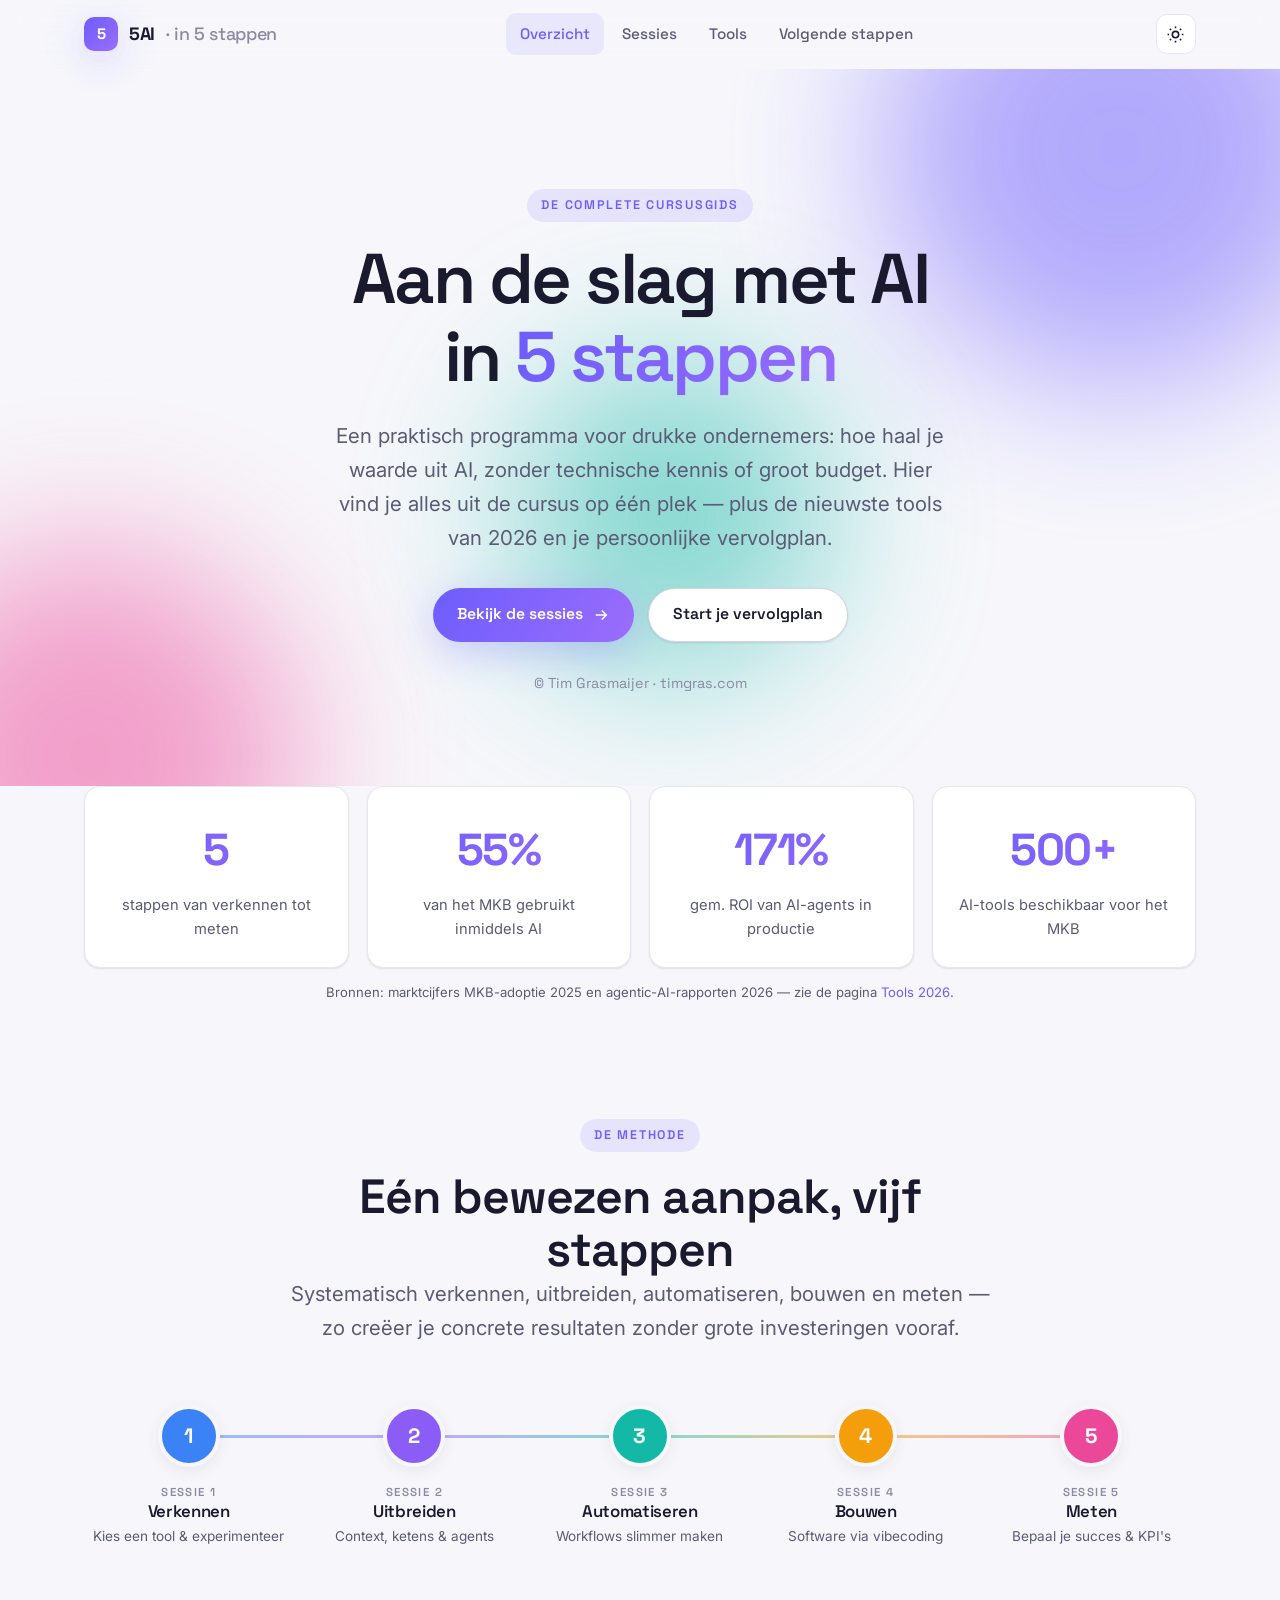
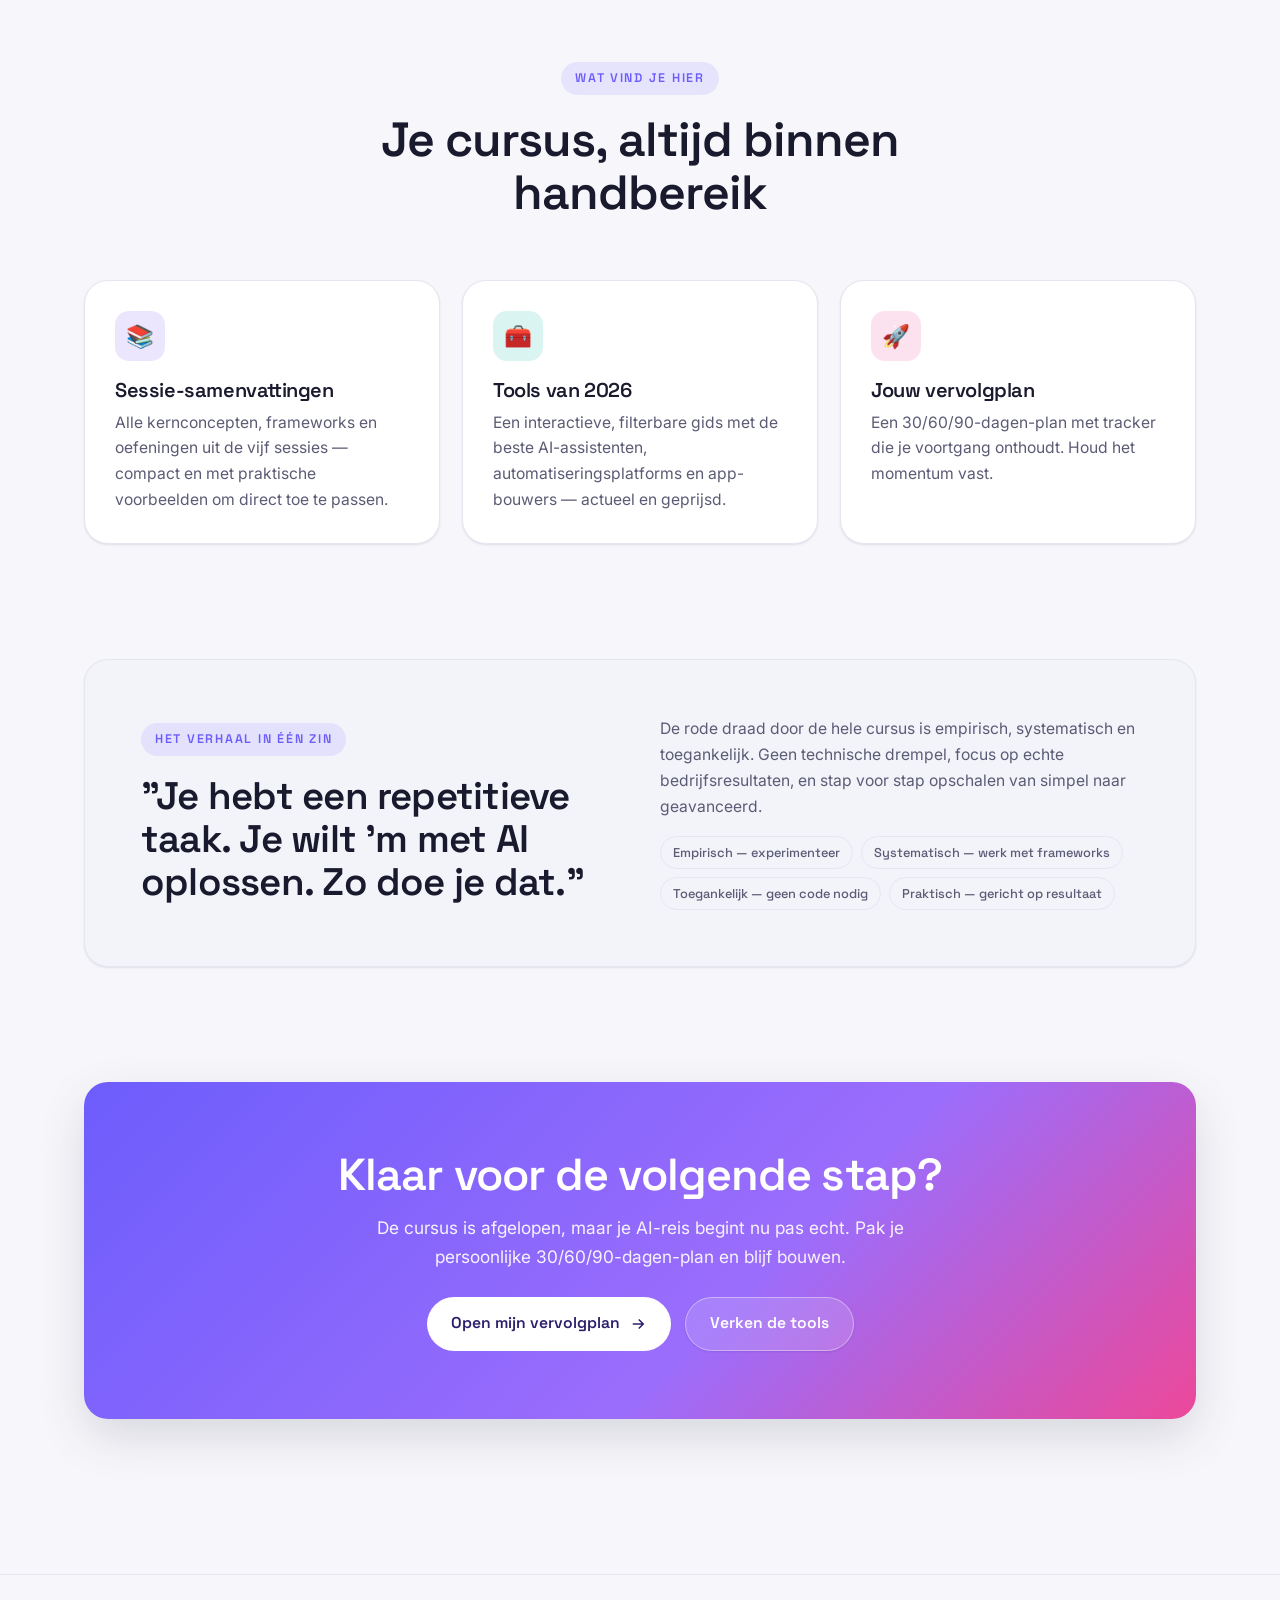
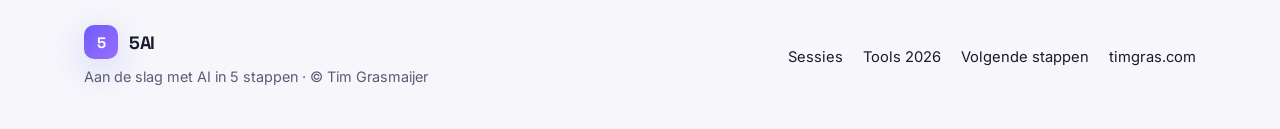
<file: index.html>
<!DOCTYPE html>
<html lang="nl">
<head>
<meta charset="UTF-8" />
<meta name="viewport" content="width=device-width, initial-scale=1.0" />
<title>5AI — Aan de slag met AI in 5 stappen</title>
<meta name="description" content="De complete cursusgids: samenvattingen van alle sessies, interactieve tools en concrete vervolgstappen om met AI aan de slag te gaan in je bedrijf." />
<link rel="preconnect" href="https://fonts.googleapis.com" />
<link rel="preconnect" href="https://fonts.gstatic.com" crossorigin />
<link href="https://fonts.googleapis.com/css2?family=Inter:wght@400;500;600&family=Space+Grotesk:wght@500;600;700&display=swap" rel="stylesheet" />
<script>try{document.documentElement.setAttribute('data-theme',localStorage.getItem('5ai-theme')||(window.matchMedia('(prefers-color-scheme:dark)').matches?'dark':'light'))}catch(e){document.documentElement.setAttribute('data-theme','dark')}</script>
<link rel="stylesheet" href="css/styles.css" />
</head>
<body>

<!-- NAV -->
<header class="nav">
  <div class="wrap nav-inner">
    <a class="brand" href="index.html"><span class="logo">5</span> 5AI<span style="color:var(--faint);font-weight:500"> · in 5 stappen</span></a>
    <nav class="nav-links">
      <a href="index.html">Overzicht</a>
      <a href="sessies.html">Sessies</a>
      <a href="tools.html">Tools</a>
      <a href="volgende-stappen.html">Volgende stappen</a>
    </nav>
    <div class="nav-tools">
      <button class="theme-toggle" onclick="toggleTheme()" aria-label="Wissel thema">
        <svg class="sun" viewBox="0 0 24 24" fill="none" stroke="currentColor" stroke-width="2"><circle cx="12" cy="12" r="4"/><path d="M12 2v2M12 20v2M4.93 4.93l1.41 1.41M17.66 17.66l1.41 1.41M2 12h2M20 12h2M6.34 17.66l-1.41 1.41M19.07 4.93l-1.41 1.41"/></svg>
        <svg class="moon" viewBox="0 0 24 24" fill="none" stroke="currentColor" stroke-width="2"><path d="M21 12.79A9 9 0 1 1 11.21 3 7 7 0 0 0 21 12.79z"/></svg>
      </button>
      <button class="hamburger" onclick="toggleMenu()" aria-label="Menu">
        <svg viewBox="0 0 24 24" fill="none" stroke="currentColor" stroke-width="2" width="20" height="20"><path d="M3 6h18M3 12h18M3 18h18"/></svg>
      </button>
    </div>
  </div>
</header>

<!-- HERO -->
<section class="hero">
  <div class="hero-blob b1"></div>
  <div class="hero-blob b2"></div>
  <div class="hero-blob b3"></div>
  <div class="wrap hero-inner">
    <span class="eyebrow reveal">De complete cursusgids</span>
    <h1 class="display reveal d1">Aan de slag met AI<br>in <span class="gradient-text">5 stappen</span></h1>
    <p class="lead reveal d2">Een praktisch programma voor drukke ondernemers: hoe haal je waarde uit AI, zonder technische kennis of groot budget. Hier vind je alles uit de cursus op één plek — plus de nieuwste tools van 2026 en je persoonlijke vervolgplan.</p>
    <div class="hero-cta reveal d3">
      <a class="btn btn-primary" href="sessies.html">Bekijk de sessies
        <svg viewBox="0 0 24 24" fill="none" stroke="currentColor" stroke-width="2"><path d="M5 12h14M13 6l6 6-6 6"/></svg></a>
      <a class="btn btn-ghost" href="volgende-stappen.html">Start je vervolgplan</a>
    </div>
    <p class="hero-meta reveal d4">© Tim Grasmaijer · timgras.com</p>
  </div>
</section>

<!-- STATS -->
<section class="section" style="padding-top:0">
  <div class="wrap">
    <div class="stats">
      <div class="stat reveal"><div class="num gradient-text" data-count="5">5</div><div class="lbl">stappen van verkennen tot meten</div></div>
      <div class="stat reveal d1"><div class="num gradient-text" data-count="55" data-suffix="%">0%</div><div class="lbl">van het MKB gebruikt inmiddels AI</div></div>
      <div class="stat reveal d2"><div class="num gradient-text" data-count="171" data-suffix="%">0%</div><div class="lbl">gem. ROI van AI-agents in productie</div></div>
      <div class="stat reveal d3"><div class="num gradient-text" data-count="500" data-suffix="+">0</div><div class="lbl">AI-tools beschikbaar voor het MKB</div></div>
    </div>
    <p class="muted" style="text-align:center;font-size:.82rem;margin-top:14px">Bronnen: marktcijfers MKB-adoptie 2025 en agentic-AI-rapporten 2026 — zie de pagina <a href="tools.html" style="color:var(--brand)">Tools 2026</a>.</p>
  </div>
</section>

<!-- JOURNEY -->
<section class="section journey" style="padding-top:0" id="journey">
  <div class="wrap">
    <div class="section-head reveal">
      <span class="eyebrow">De methode</span>
      <h2 class="title">Eén bewezen aanpak, vijf stappen</h2>
      <p class="lead">Systematisch verkennen, uitbreiden, automatiseren, bouwen en meten — zo creëer je concrete resultaten zonder grote investeringen vooraf.</p>
    </div>
    <div class="steps reveal d1">
      <a class="step-node" href="sessies.html#sessie-1"><div class="step-dot" style="background:var(--s1)">1</div><div class="s-num">Sessie 1</div><h4>Verkennen</h4><p class="s-sub">Kies een tool & experimenteer</p></a>
      <a class="step-node" href="sessies.html#sessie-2"><div class="step-dot" style="background:var(--s2)">2</div><div class="s-num">Sessie 2</div><h4>Uitbreiden</h4><p class="s-sub">Context, ketens & agents</p></a>
      <a class="step-node" href="sessies.html#sessie-3"><div class="step-dot" style="background:var(--s3)">3</div><div class="s-num">Sessie 3</div><h4>Automatiseren</h4><p class="s-sub">Workflows slimmer maken</p></a>
      <a class="step-node" href="sessies.html#sessie-4"><div class="step-dot" style="background:var(--s4)">4</div><div class="s-num">Sessie 4</div><h4>Bouwen</h4><p class="s-sub">Software via vibecoding</p></a>
      <a class="step-node" href="sessies.html#sessie-5"><div class="step-dot" style="background:var(--s5)">5</div><div class="s-num">Sessie 5</div><h4>Meten</h4><p class="s-sub">Bepaal je succes & KPI's</p></a>
    </div>
  </div>
</section>

<!-- WHAT'S HERE -->
<section class="section" style="padding-top:0">
  <div class="wrap">
    <div class="section-head reveal">
      <span class="eyebrow">Wat vind je hier</span>
      <h2 class="title">Je cursus, altijd binnen handbereik</h2>
    </div>
    <div class="grid grid-3">
      <a class="card reveal" href="sessies.html">
        <div class="ico" style="background:color-mix(in srgb,var(--s2) 16%,transparent)">📚</div>
        <h3>Sessie-samenvattingen</h3>
        <p>Alle kernconcepten, frameworks en oefeningen uit de vijf sessies — compact en met praktische voorbeelden om direct toe te passen.</p>
      </a>
      <a class="card reveal d1" href="tools.html">
        <div class="ico" style="background:color-mix(in srgb,var(--s3) 16%,transparent)">🧰</div>
        <h3>Tools van 2026</h3>
        <p>Een interactieve, filterbare gids met de beste AI-assistenten, automatiseringsplatforms en app-bouwers — actueel en geprijsd.</p>
      </a>
      <a class="card reveal d2" href="volgende-stappen.html">
        <div class="ico" style="background:color-mix(in srgb,var(--s5) 16%,transparent)">🚀</div>
        <h3>Jouw vervolgplan</h3>
        <p>Een 30/60/90-dagen-plan met tracker die je voortgang onthoudt. Houd het momentum vast.</p>
      </a>
    </div>
  </div>
</section>

<!-- PHILOSOPHY -->
<section class="section" style="padding-top:0">
  <div class="wrap">
    <div class="card reveal" style="padding:clamp(32px,5vw,56px);background:var(--surface-2)">
      <div class="grid grid-2" style="align-items:center;gap:40px">
        <div>
          <span class="eyebrow">Het verhaal in één zin</span>
          <h2 class="title" style="font-size:clamp(1.6rem,3vw,2.4rem)">"Je hebt een repetitieve taak. Je wilt 'm met AI oplossen. Zo doe je dat."</h2>
        </div>
        <div>
          <p class="lead" style="margin-bottom:16px">De rode draad door de hele cursus is empirisch, systematisch en toegankelijk. Geen technische drempel, focus op echte bedrijfsresultaten, en stap voor stap opschalen van simpel naar geavanceerd.</p>
          <div class="chip-row">
            <span class="chip">Empirisch — experimenteer</span>
            <span class="chip">Systematisch — werk met frameworks</span>
            <span class="chip">Toegankelijk — geen code nodig</span>
            <span class="chip">Praktisch — gericht op resultaat</span>
          </div>
        </div>
      </div>
    </div>
  </div>
</section>

<!-- CTA -->
<section class="section cta-band" style="padding-top:0">
  <div class="wrap">
    <div class="cta-card reveal">
      <h2>Klaar voor de volgende stap?</h2>
      <p>De cursus is afgelopen, maar je AI-reis begint nu pas echt. Pak je persoonlijke 30/60/90-dagen-plan en blijf bouwen.</p>
      <div class="hero-cta" style="margin-top:0">
        <a class="btn btn-white" href="volgende-stappen.html">Open mijn vervolgplan
          <svg viewBox="0 0 24 24" fill="none" stroke="currentColor" stroke-width="2"><path d="M5 12h14M13 6l6 6-6 6"/></svg></a>
        <a class="btn btn-ghost" href="tools.html">Verken de tools</a>
      </div>
    </div>
  </div>
</section>

<!-- FOOTER -->
<footer class="footer">
  <div class="wrap footer-inner">
    <div>
      <div class="brand" style="margin-bottom:6px"><span class="logo">5</span> 5AI</div>
      <p class="muted">Aan de slag met AI in 5 stappen · © Tim Grasmaijer</p>
    </div>
    <nav class="footer-links">
      <a href="sessies.html">Sessies</a>
      <a href="tools.html">Tools 2026</a>
      <a href="volgende-stappen.html">Volgende stappen</a>
      <a href="https://timgras.com" target="_blank" rel="noopener">timgras.com</a>
    </nav>
  </div>
</footer>

<script src="js/main.js"></script>
</body>
</html>
</file>
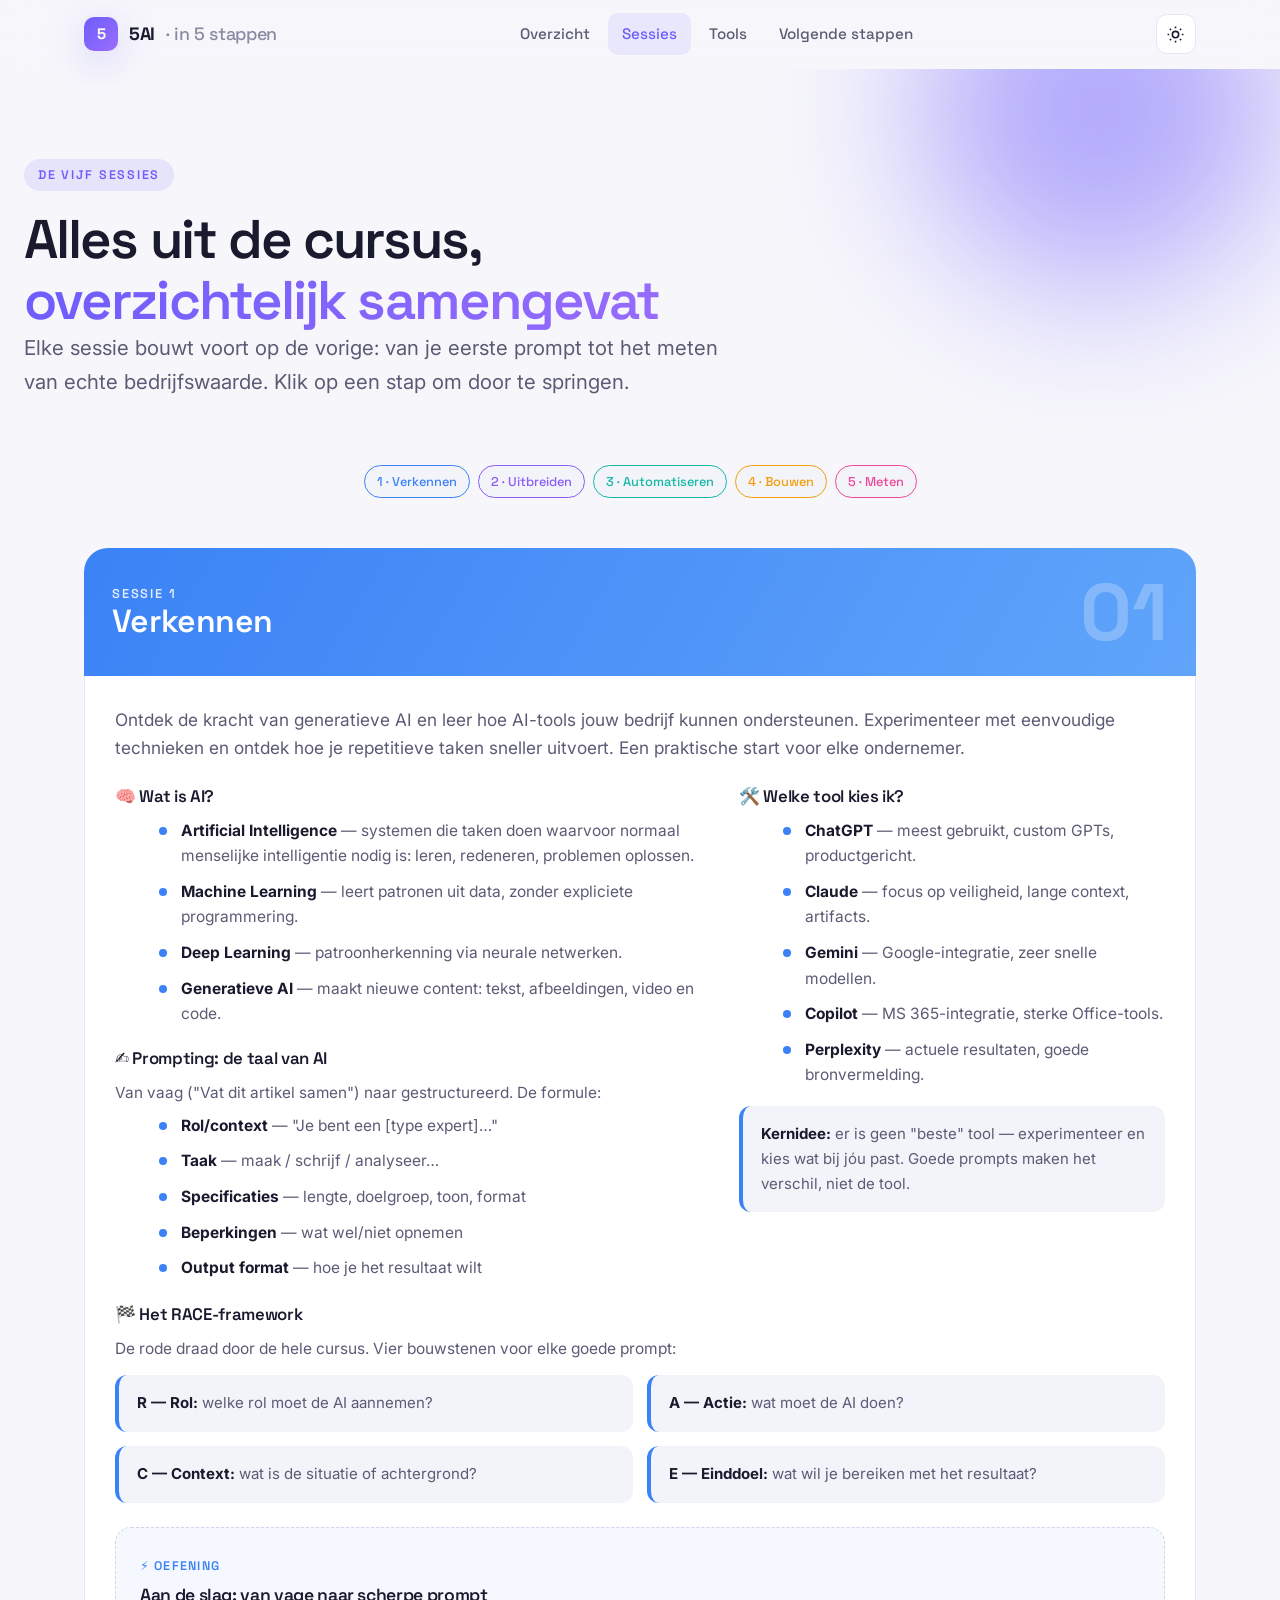
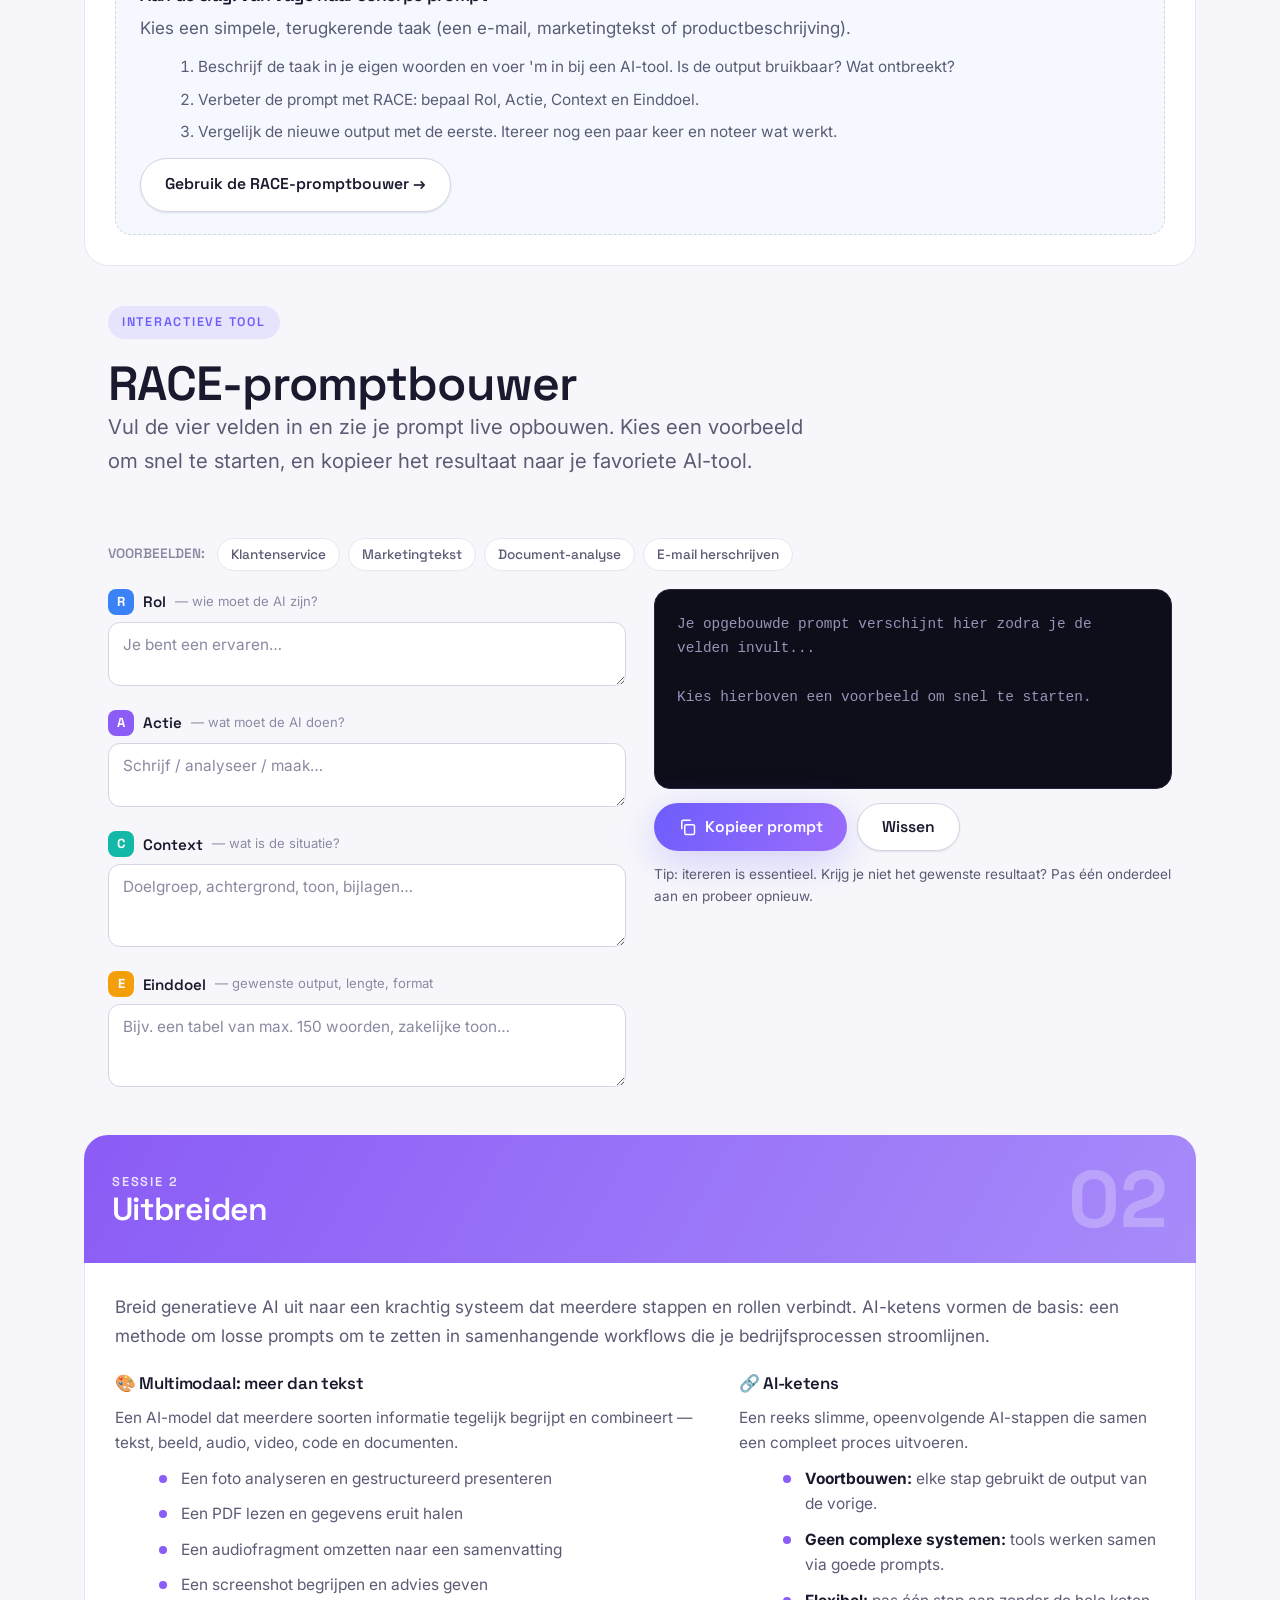
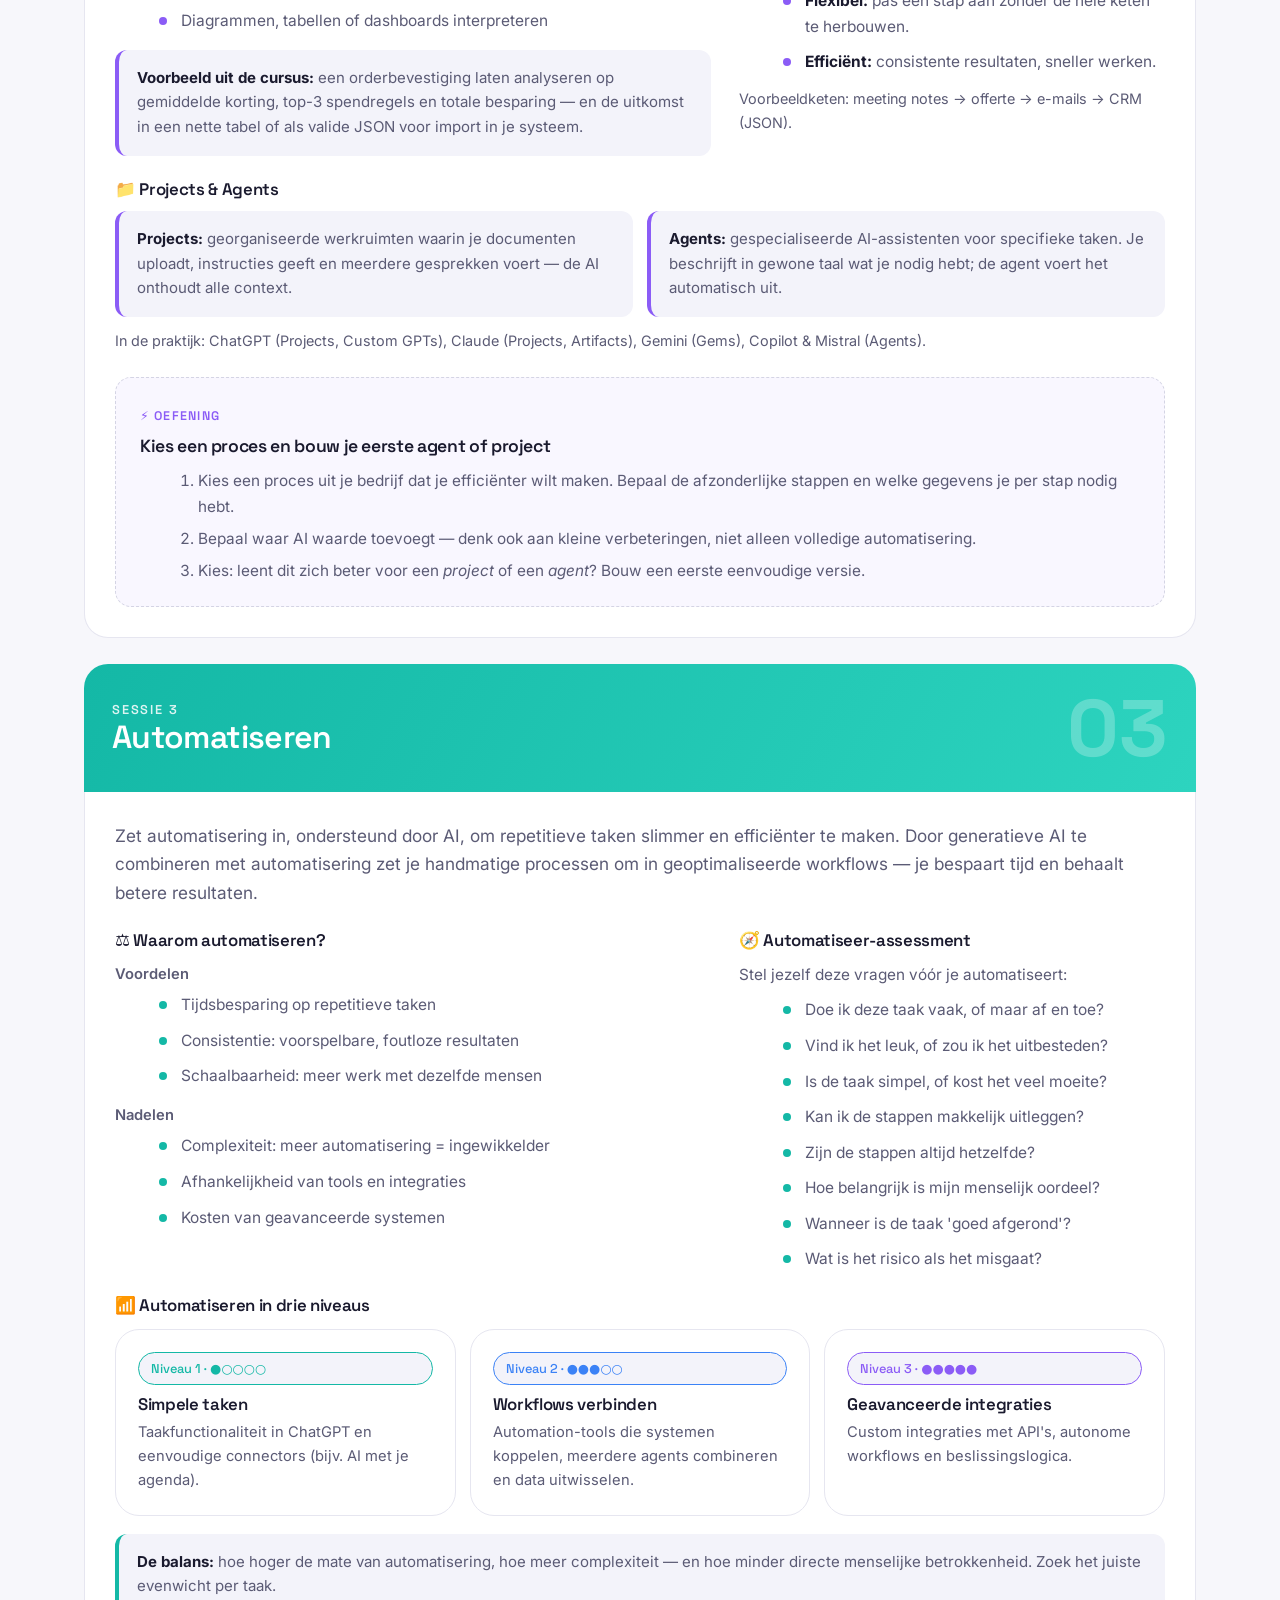
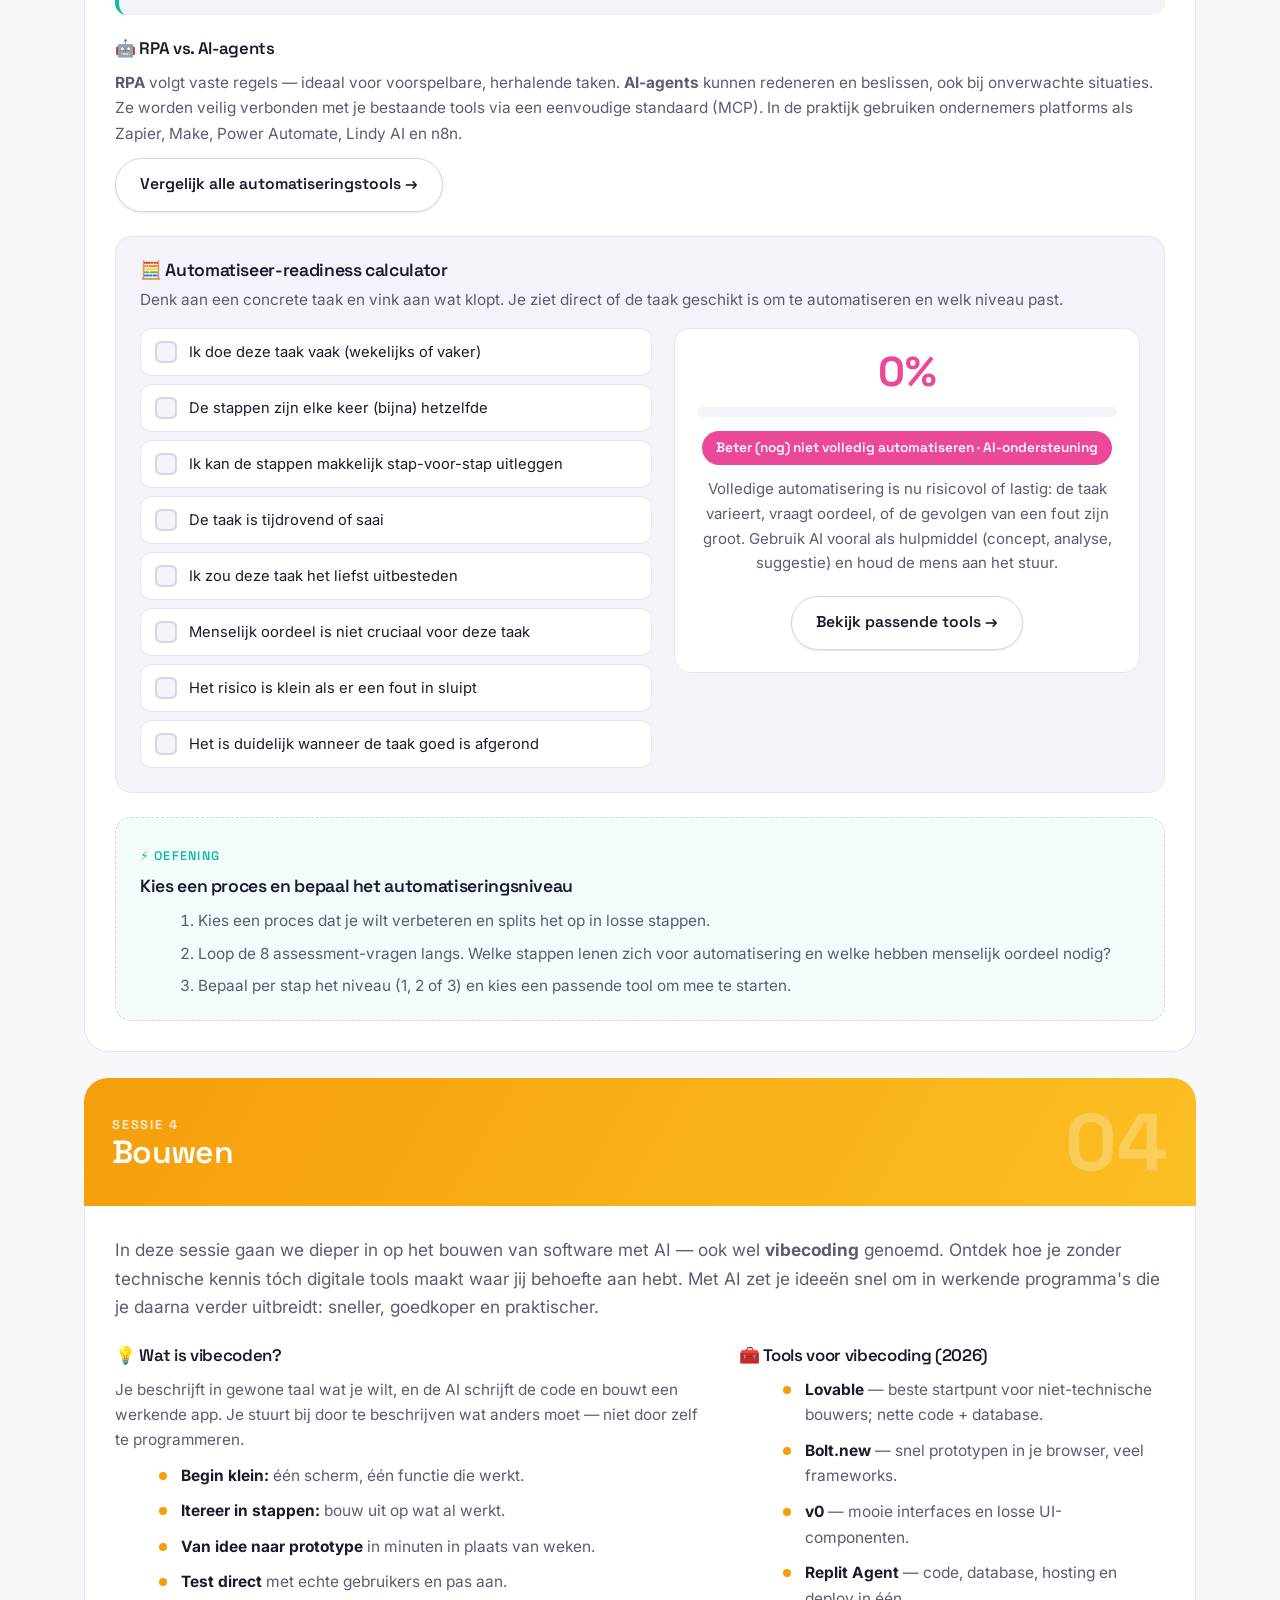
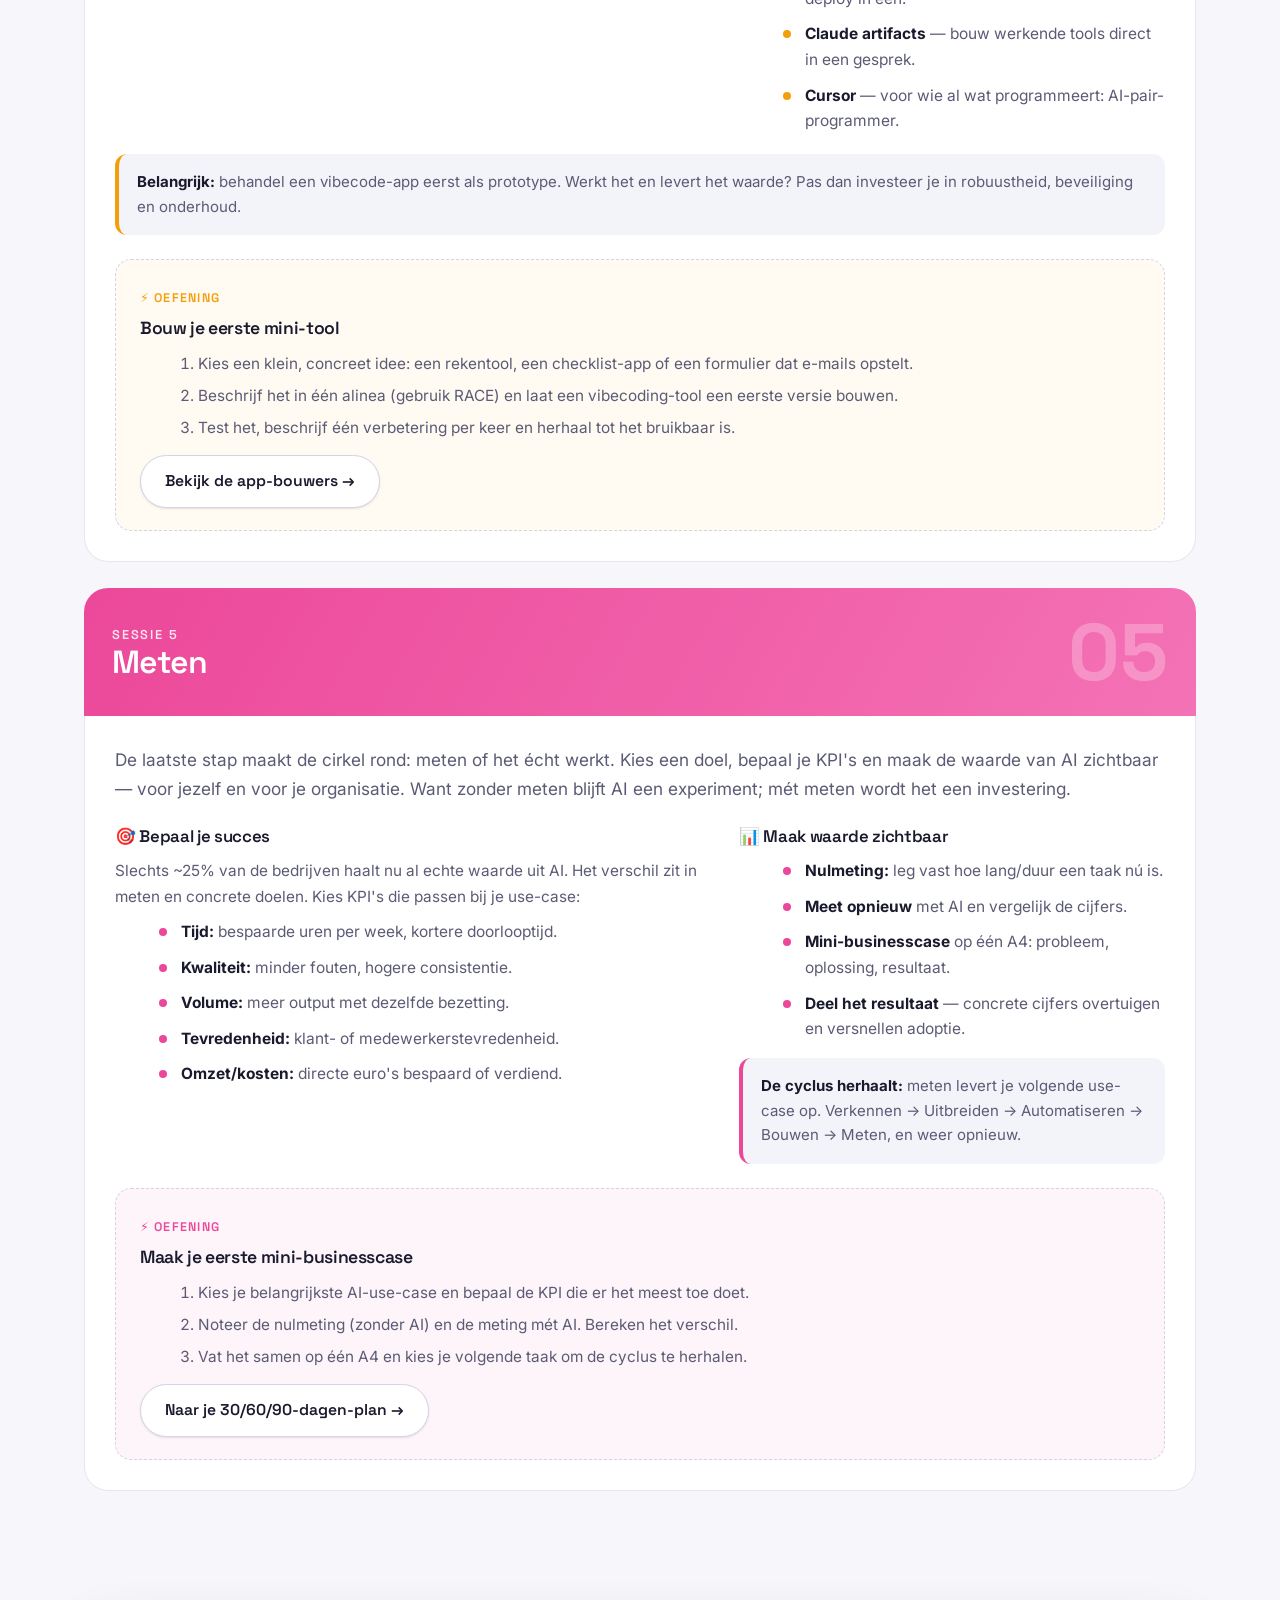
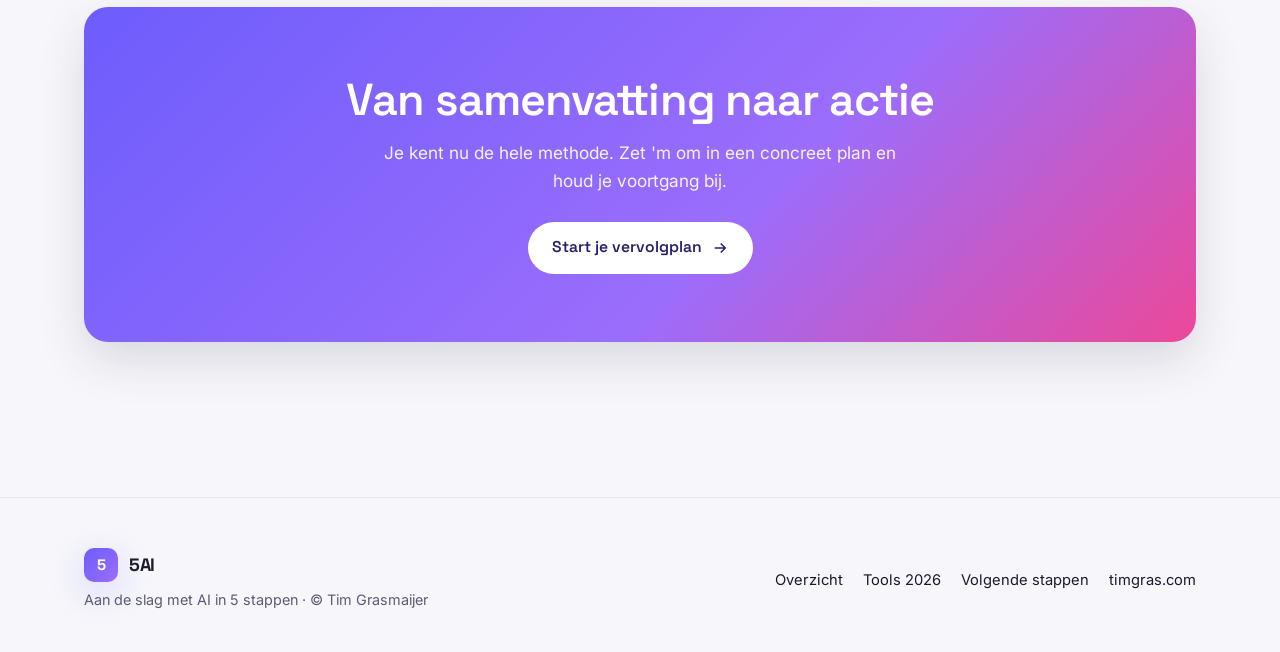
<file: sessies.html>
<!DOCTYPE html>
<html lang="nl">
<head>
<meta charset="UTF-8" />
<meta name="viewport" content="width=device-width, initial-scale=1.0" />
<title>Sessies — 5AI</title>
<meta name="description" content="Samenvattingen van alle vijf sessies: Verkennen, Uitbreiden, Automatiseren, Bouwen en Meten — met frameworks en oefeningen." />
<link rel="preconnect" href="https://fonts.googleapis.com" />
<link rel="preconnect" href="https://fonts.gstatic.com" crossorigin />
<link href="https://fonts.googleapis.com/css2?family=Inter:wght@400;500;600&family=Space+Grotesk:wght@500;600;700&display=swap" rel="stylesheet" />
<script>try{document.documentElement.setAttribute('data-theme',localStorage.getItem('5ai-theme')||(window.matchMedia('(prefers-color-scheme:dark)').matches?'dark':'light'))}catch(e){document.documentElement.setAttribute('data-theme','dark')}</script>
<link rel="stylesheet" href="css/styles.css" />
</head>
<body>

<header class="nav">
  <div class="wrap nav-inner">
    <a class="brand" href="index.html"><span class="logo">5</span> 5AI<span style="color:var(--faint);font-weight:500"> · in 5 stappen</span></a>
    <nav class="nav-links">
      <a href="index.html">Overzicht</a>
      <a href="sessies.html">Sessies</a>
      <a href="tools.html">Tools</a>
      <a href="volgende-stappen.html">Volgende stappen</a>
    </nav>
    <div class="nav-tools">
      <button class="theme-toggle" onclick="toggleTheme()" aria-label="Wissel thema">
        <svg class="sun" viewBox="0 0 24 24" fill="none" stroke="currentColor" stroke-width="2"><circle cx="12" cy="12" r="4"/><path d="M12 2v2M12 20v2M4.93 4.93l1.41 1.41M17.66 17.66l1.41 1.41M2 12h2M20 12h2M6.34 17.66l-1.41 1.41M19.07 4.93l-1.41 1.41"/></svg>
        <svg class="moon" viewBox="0 0 24 24" fill="none" stroke="currentColor" stroke-width="2"><path d="M21 12.79A9 9 0 1 1 11.21 3 7 7 0 0 0 21 12.79z"/></svg>
      </button>
      <button class="hamburger" onclick="toggleMenu()" aria-label="Menu">
        <svg viewBox="0 0 24 24" fill="none" stroke="currentColor" stroke-width="2" width="20" height="20"><path d="M3 6h18M3 12h18M3 18h18"/></svg>
      </button>
    </div>
  </div>
</header>

<!-- PAGE HERO -->
<section class="page-hero">
  <div class="hero-blob b1"></div>
  <div class="wrap hero-inner" style="text-align:left;max-width:760px;margin-left:0">
    <span class="eyebrow reveal">De vijf sessies</span>
    <h1 class="display reveal d1" style="font-size:clamp(2rem,5vw,3.4rem)">Alles uit de cursus,<br><span class="gradient-text">overzichtelijk samengevat</span></h1>
    <p class="lead reveal d2">Elke sessie bouwt voort op de vorige: van je eerste prompt tot het meten van echte bedrijfswaarde. Klik op een stap om door te springen.</p>
  </div>
</section>

<!-- QUICK NAV -->
<section class="wrap reveal" style="margin-bottom:10px">
  <div class="chip-row" style="justify-content:center">
    <a class="chip" href="#sessie-1" style="border-color:var(--s1);color:var(--s1)">1 · Verkennen</a>
    <a class="chip" href="#sessie-2" style="border-color:var(--s2);color:var(--s2)">2 · Uitbreiden</a>
    <a class="chip" href="#sessie-3" style="border-color:var(--s3);color:var(--s3)">3 · Automatiseren</a>
    <a class="chip" href="#sessie-4" style="border-color:var(--s4);color:var(--s4)">4 · Bouwen</a>
    <a class="chip" href="#sessie-5" style="border-color:var(--s5);color:var(--s5)">5 · Meten</a>
  </div>
</section>

<section class="section" style="padding-top:40px">
  <div class="wrap">

  <!-- SESSIE 1 -->
  <article class="session-detail reveal" id="sessie-1" style="--accent:var(--s1)">
    <div class="sd-header" style="background:linear-gradient(120deg,var(--s1),#60a5fa)">
      <div><div class="k">Sessie 1</div><h3>Verkennen</h3></div>
      <div class="big-num">01</div>
    </div>
    <div class="sd-body">
      <p class="sd-intro">Ontdek de kracht van generatieve AI en leer hoe AI-tools jouw bedrijf kunnen ondersteunen. Experimenteer met eenvoudige technieken en ontdek hoe je repetitieve taken sneller uitvoert. Een praktische start voor elke ondernemer.</p>
      <div class="sd-grid">
        <div class="sd-block">
          <h4>🧠 Wat is AI?</h4>
          <ul class="sd-list">
            <li><strong>Artificial Intelligence</strong> — systemen die taken doen waarvoor normaal menselijke intelligentie nodig is: leren, redeneren, problemen oplossen.</li>
            <li><strong>Machine Learning</strong> — leert patronen uit data, zonder expliciete programmering.</li>
            <li><strong>Deep Learning</strong> — patroonherkenning via neurale netwerken.</li>
            <li><strong>Generatieve AI</strong> — maakt nieuwe content: tekst, afbeeldingen, video en code.</li>
          </ul>
          <h4 style="margin-top:22px">✍️ Prompting: de taal van AI</h4>
          <p class="muted" style="font-size:.96rem;margin-bottom:8px">Van vaag ("Vat dit artikel samen") naar gestructureerd. De formule:</p>
          <ul class="sd-list">
            <li><strong>Rol/context</strong> — "Je bent een [type expert]…"</li>
            <li><strong>Taak</strong> — maak / schrijf / analyseer…</li>
            <li><strong>Specificaties</strong> — lengte, doelgroep, toon, format</li>
            <li><strong>Beperkingen</strong> — wat wel/niet opnemen</li>
            <li><strong>Output format</strong> — hoe je het resultaat wilt</li>
          </ul>
        </div>
        <div class="sd-block">
          <h4>🛠️ Welke tool kies ik?</h4>
          <ul class="sd-list">
            <li><strong>ChatGPT</strong> — meest gebruikt, custom GPTs, productgericht.</li>
            <li><strong>Claude</strong> — focus op veiligheid, lange context, artifacts.</li>
            <li><strong>Gemini</strong> — Google-integratie, zeer snelle modellen.</li>
            <li><strong>Copilot</strong> — MS 365-integratie, sterke Office-tools.</li>
            <li><strong>Perplexity</strong> — actuele resultaten, goede bronvermelding.</li>
          </ul>
          <div class="callout" style="margin-top:18px"><strong>Kernidee:</strong> er is geen "beste" tool — experimenteer en kies wat bij jóu past. Goede prompts maken het verschil, niet de tool.</div>
        </div>
      </div>

      <div class="sd-block" style="margin-top:24px">
        <h4>🏁 Het RACE-framework</h4>
        <p class="muted" style="font-size:.97rem">De rode draad door de hele cursus. Vier bouwstenen voor elke goede prompt:</p>
        <div class="grid grid-2" style="margin-top:14px;gap:14px">
          <div class="callout" style="border-color:var(--s1)"><strong>R — Rol:</strong> welke rol moet de AI aannemen?</div>
          <div class="callout" style="border-color:var(--s1)"><strong>A — Actie:</strong> wat moet de AI doen?</div>
          <div class="callout" style="border-color:var(--s1)"><strong>C — Context:</strong> wat is de situatie of achtergrond?</div>
          <div class="callout" style="border-color:var(--s1)"><strong>E — Einddoel:</strong> wat wil je bereiken met het resultaat?</div>
        </div>
      </div>

      <div class="exercise">
        <span class="ex-tag">⚡ Oefening</span>
        <h4>Aan de slag: van vage naar scherpe prompt</h4>
        <p class="muted">Kies een simpele, terugkerende taak (een e-mail, marketingtekst of productbeschrijving).</p>
        <ol>
          <li>Beschrijf de taak in je eigen woorden en voer 'm in bij een AI-tool. Is de output bruikbaar? Wat ontbreekt?</li>
          <li>Verbeter de prompt met RACE: bepaal Rol, Actie, Context en Einddoel.</li>
          <li>Vergelijk de nieuwe output met de eerste. Itereer nog een paar keer en noteer wat werkt.</li>
        </ol>
        <p style="margin-top:14px"><a class="btn btn-ghost" href="#race">Gebruik de RACE-promptbouwer →</a></p>
      </div>
    </div>
  </article>

  <!-- RACE BUILDER (verplaatst vanaf Volgende stappen) -->
  <section class="section" id="race" style="padding:40px 0">
    <div class="wrap">
      <div class="section-head left reveal">
        <span class="eyebrow">Interactieve tool</span>
        <h2 class="title">RACE-promptbouwer</h2>
        <p class="lead">Vul de vier velden in en zie je prompt live opbouwen. Kies een voorbeeld om snel te starten, en kopieer het resultaat naar je favoriete AI-tool.</p>
      </div>

      <div class="preset-row reveal">
        <span style="font-family:var(--font-head);font-size:.85rem;font-weight:600;color:var(--faint);align-self:center;margin-right:4px">VOORBEELDEN:</span>
        <button class="preset" data-preset="klantenservice">Klantenservice</button>
        <button class="preset" data-preset="marketing">Marketingtekst</button>
        <button class="preset" data-preset="analyse">Document-analyse</button>
        <button class="preset" data-preset="email">E-mail herschrijven</button>
      </div>

      <div class="race reveal">
        <div class="race-fields">
          <div class="field">
            <label><span class="tag" style="background:var(--s1)">R</span> Rol <span class="hint">— wie moet de AI zijn?</span></label>
            <textarea id="race-r" rows="2" placeholder="Je bent een ervaren…"></textarea>
          </div>
          <div class="field">
            <label><span class="tag" style="background:var(--s2)">A</span> Actie <span class="hint">— wat moet de AI doen?</span></label>
            <textarea id="race-a" rows="2" placeholder="Schrijf / analyseer / maak…"></textarea>
          </div>
          <div class="field">
            <label><span class="tag" style="background:var(--s3)">C</span> Context <span class="hint">— wat is de situatie?</span></label>
            <textarea id="race-c" rows="3" placeholder="Doelgroep, achtergrond, toon, bijlagen…"></textarea>
          </div>
          <div class="field">
            <label><span class="tag" style="background:var(--s4)">E</span> Einddoel <span class="hint">— gewenste output, lengte, format</span></label>
            <textarea id="race-e" rows="3" placeholder="Bijv. een tabel van max. 150 woorden, zakelijke toon…"></textarea>
          </div>
        </div>
        <div class="race-output">
          <div class="prompt-out" id="prompt-out"></div>
          <div class="out-actions">
            <button class="btn btn-primary" id="copy-prompt">
              <svg viewBox="0 0 24 24" fill="none" stroke="currentColor" stroke-width="2"><rect x="9" y="9" width="13" height="13" rx="2"/><path d="M5 15V5a2 2 0 0 1 2-2h10"/></svg>
              Kopieer prompt</button>
            <button class="btn btn-ghost" id="clear-prompt">Wissen</button>
          </div>
          <p class="muted" style="font-size:.85rem;margin-top:12px">Tip: itereren is essentieel. Krijg je niet het gewenste resultaat? Pas één onderdeel aan en probeer opnieuw.</p>
        </div>
      </div>
    </div>
  </section>

  <!-- SESSIE 2 -->
  <article class="session-detail reveal" id="sessie-2" style="--accent:var(--s2)">
    <div class="sd-header" style="background:linear-gradient(120deg,var(--s2),#a78bfa)">
      <div><div class="k">Sessie 2</div><h3>Uitbreiden</h3></div>
      <div class="big-num">02</div>
    </div>
    <div class="sd-body">
      <p class="sd-intro">Breid generatieve AI uit naar een krachtig systeem dat meerdere stappen en rollen verbindt. AI-ketens vormen de basis: een methode om losse prompts om te zetten in samenhangende workflows die je bedrijfsprocessen stroomlijnen.</p>
      <div class="sd-grid">
        <div class="sd-block">
          <h4>🎨 Multimodaal: meer dan tekst</h4>
          <p class="muted" style="font-size:.96rem;margin-bottom:10px">Een AI-model dat meerdere soorten informatie tegelijk begrijpt en combineert — tekst, beeld, audio, video, code en documenten.</p>
          <ul class="sd-list">
            <li>Een foto analyseren en gestructureerd presenteren</li>
            <li>Een PDF lezen en gegevens eruit halen</li>
            <li>Een audiofragment omzetten naar een samenvatting</li>
            <li>Een screenshot begrijpen en advies geven</li>
            <li>Diagrammen, tabellen of dashboards interpreteren</li>
          </ul>
          <div class="callout" style="margin-top:16px;border-color:var(--s2)"><strong>Voorbeeld uit de cursus:</strong> een orderbevestiging laten analyseren op gemiddelde korting, top-3 spendregels en totale besparing — en de uitkomst in een nette tabel of als valide JSON voor import in je systeem.</div>
        </div>
        <div class="sd-block">
          <h4>🔗 AI-ketens</h4>
          <p class="muted" style="font-size:.96rem;margin-bottom:10px">Een reeks slimme, opeenvolgende AI-stappen die samen een compleet proces uitvoeren.</p>
          <ul class="sd-list">
            <li><strong>Voortbouwen:</strong> elke stap gebruikt de output van de vorige.</li>
            <li><strong>Geen complexe systemen:</strong> tools werken samen via goede prompts.</li>
            <li><strong>Flexibel:</strong> pas één stap aan zonder de hele keten te herbouwen.</li>
            <li><strong>Efficiënt:</strong> consistente resultaten, sneller werken.</li>
          </ul>
          <p class="muted" style="font-size:.9rem;margin-top:12px">Voorbeeldketen: meeting notes → offerte → e-mails → CRM (JSON).</p>
        </div>
      </div>

      <div class="sd-block" style="margin-top:24px">
        <h4>📁 Projects & Agents</h4>
        <div class="grid grid-2" style="margin-top:12px;gap:14px">
          <div class="callout" style="border-color:var(--s2)"><strong>Projects:</strong> georganiseerde werkruimten waarin je documenten uploadt, instructies geeft en meerdere gesprekken voert — de AI onthoudt alle context.</div>
          <div class="callout" style="border-color:var(--s2)"><strong>Agents:</strong> gespecialiseerde AI-assistenten voor specifieke taken. Je beschrijft in gewone taal wat je nodig hebt; de agent voert het automatisch uit.</div>
        </div>
        <p class="muted" style="font-size:.9rem;margin-top:12px">In de praktijk: ChatGPT (Projects, Custom GPTs), Claude (Projects, Artifacts), Gemini (Gems), Copilot &amp; Mistral (Agents).</p>
      </div>

      <div class="exercise">
        <span class="ex-tag">⚡ Oefening</span>
        <h4>Kies een proces en bouw je eerste agent of project</h4>
        <ol>
          <li>Kies een proces uit je bedrijf dat je efficiënter wilt maken. Bepaal de afzonderlijke stappen en welke gegevens je per stap nodig hebt.</li>
          <li>Bepaal waar AI waarde toevoegt — denk ook aan kleine verbeteringen, niet alleen volledige automatisering.</li>
          <li>Kies: leent dit zich beter voor een <em>project</em> of een <em>agent</em>? Bouw een eerste eenvoudige versie.</li>
        </ol>
      </div>
    </div>
  </article>

  <!-- SESSIE 3 -->
  <article class="session-detail reveal" id="sessie-3" style="--accent:var(--s3)">
    <div class="sd-header" style="background:linear-gradient(120deg,var(--s3),#2dd4bf)">
      <div><div class="k">Sessie 3</div><h3>Automatiseren</h3></div>
      <div class="big-num">03</div>
    </div>
    <div class="sd-body">
      <p class="sd-intro">Zet automatisering in, ondersteund door AI, om repetitieve taken slimmer en efficiënter te maken. Door generatieve AI te combineren met automatisering zet je handmatige processen om in geoptimaliseerde workflows — je bespaart tijd en behaalt betere resultaten.</p>
      <div class="sd-grid">
        <div class="sd-block">
          <h4>⚖️ Waarom automatiseren?</h4>
          <p class="muted" style="font-size:.92rem;font-weight:600;margin-bottom:6px">Voordelen</p>
          <ul class="sd-list">
            <li>Tijdsbesparing op repetitieve taken</li>
            <li>Consistentie: voorspelbare, foutloze resultaten</li>
            <li>Schaalbaarheid: meer werk met dezelfde mensen</li>
          </ul>
          <p class="muted" style="font-size:.92rem;font-weight:600;margin:14px 0 6px">Nadelen</p>
          <ul class="sd-list">
            <li>Complexiteit: meer automatisering = ingewikkelder</li>
            <li>Afhankelijkheid van tools en integraties</li>
            <li>Kosten van geavanceerde systemen</li>
          </ul>
        </div>
        <div class="sd-block">
          <h4>🧭 Automatiseer-assessment</h4>
          <p class="muted" style="font-size:.96rem;margin-bottom:10px">Stel jezelf deze vragen vóór je automatiseert:</p>
          <ul class="sd-list">
            <li>Doe ik deze taak vaak, of maar af en toe?</li>
            <li>Vind ik het leuk, of zou ik het uitbesteden?</li>
            <li>Is de taak simpel, of kost het veel moeite?</li>
            <li>Kan ik de stappen makkelijk uitleggen?</li>
            <li>Zijn de stappen altijd hetzelfde?</li>
            <li>Hoe belangrijk is mijn menselijk oordeel?</li>
            <li>Wanneer is de taak 'goed afgerond'?</li>
            <li>Wat is het risico als het misgaat?</li>
          </ul>
        </div>
      </div>

      <div class="sd-block" style="margin-top:24px">
        <h4>📶 Automatiseren in drie niveaus</h4>
        <div class="grid grid-3" style="margin-top:14px;gap:14px">
          <div class="card" style="padding:22px;box-shadow:none">
            <div class="chip" style="border-color:var(--s3);color:var(--s3)">Niveau 1 · ●○○○○</div>
            <h3 style="font-size:1.05rem;margin:10px 0 6px">Simpele taken</h3>
            <p style="font-size:.92rem">Taakfunctionaliteit in ChatGPT en eenvoudige connectors (bijv. AI met je agenda).</p>
          </div>
          <div class="card" style="padding:22px;box-shadow:none">
            <div class="chip" style="border-color:var(--s1);color:var(--s1)">Niveau 2 · ●●●○○</div>
            <h3 style="font-size:1.05rem;margin:10px 0 6px">Workflows verbinden</h3>
            <p style="font-size:.92rem">Automation-tools die systemen koppelen, meerdere agents combineren en data uitwisselen.</p>
          </div>
          <div class="card" style="padding:22px;box-shadow:none">
            <div class="chip" style="border-color:var(--s2);color:var(--s2)">Niveau 3 · ●●●●●</div>
            <h3 style="font-size:1.05rem;margin:10px 0 6px">Geavanceerde integraties</h3>
            <p style="font-size:.92rem">Custom integraties met API's, autonome workflows en beslissingslogica.</p>
          </div>
        </div>
        <div class="callout" style="margin-top:18px;border-color:var(--s3)"><strong>De balans:</strong> hoe hoger de mate van automatisering, hoe meer complexiteit — en hoe minder directe menselijke betrokkenheid. Zoek het juiste evenwicht per taak.</div>
      </div>

      <div class="sd-block" style="margin-top:24px">
        <h4>🤖 RPA vs. AI-agents</h4>
        <p class="muted" style="font-size:.96rem"><strong>RPA</strong> volgt vaste regels — ideaal voor voorspelbare, herhalende taken. <strong>AI-agents</strong> kunnen redeneren en beslissen, ook bij onverwachte situaties. Ze worden veilig verbonden met je bestaande tools via een eenvoudige standaard (MCP). In de praktijk gebruiken ondernemers platforms als Zapier, Make, Power Automate, Lindy AI en n8n.</p>
        <p style="margin-top:12px"><a class="btn btn-ghost" href="tools.html">Vergelijk alle automatiseringstools →</a></p>
      </div>

      <div class="calc-wrap" style="margin-top:24px">
        <h4 style="display:flex;align-items:center;gap:8px;font-size:1.1rem;margin-bottom:6px">🧮 Automatiseer-readiness calculator</h4>
        <p class="muted" style="font-size:.96rem;margin-bottom:16px">Denk aan een concrete taak en vink aan wat klopt. Je ziet direct of de taak geschikt is om te automatiseren en welk niveau past.</p>
        <div id="calc"></div>
      </div>

      <div class="exercise">
        <span class="ex-tag">⚡ Oefening</span>
        <h4>Kies een proces en bepaal het automatiseringsniveau</h4>
        <ol>
          <li>Kies een proces dat je wilt verbeteren en splits het op in losse stappen.</li>
          <li>Loop de 8 assessment-vragen langs. Welke stappen lenen zich voor automatisering en welke hebben menselijk oordeel nodig?</li>
          <li>Bepaal per stap het niveau (1, 2 of 3) en kies een passende tool om mee te starten.</li>
        </ol>
      </div>
    </div>
  </article>

  <!-- SESSIE 4 -->
  <article class="session-detail reveal" id="sessie-4" style="--accent:var(--s4)">
    <div class="sd-header" style="background:linear-gradient(120deg,var(--s4),#fbbf24)">
      <div><div class="k">Sessie 4</div><h3>Bouwen</h3></div>
      <div class="big-num">04</div>
    </div>
    <div class="sd-body">
      <p class="sd-intro">In deze sessie gaan we dieper in op het bouwen van software met AI — ook wel <strong>vibecoding</strong> genoemd. Ontdek hoe je zonder technische kennis tóch digitale tools maakt waar jij behoefte aan hebt. Met AI zet je ideeën snel om in werkende programma's die je daarna verder uitbreidt: sneller, goedkoper en praktischer.</p>
      <div class="sd-grid">
        <div class="sd-block">
          <h4>💡 Wat is vibecoden?</h4>
          <p class="muted" style="font-size:.96rem;margin-bottom:10px">Je beschrijft in gewone taal wat je wilt, en de AI schrijft de code en bouwt een werkende app. Je stuurt bij door te beschrijven wat anders moet — niet door zelf te programmeren.</p>
          <ul class="sd-list">
            <li><strong>Begin klein:</strong> één scherm, één functie die werkt.</li>
            <li><strong>Itereer in stappen:</strong> bouw uit op wat al werkt.</li>
            <li><strong>Van idee naar prototype</strong> in minuten in plaats van weken.</li>
            <li><strong>Test direct</strong> met echte gebruikers en pas aan.</li>
          </ul>
        </div>
        <div class="sd-block">
          <h4>🧰 Tools voor vibecoding (2026)</h4>
          <ul class="sd-list">
            <li><strong>Lovable</strong> — beste startpunt voor niet-technische bouwers; nette code + database.</li>
            <li><strong>Bolt.new</strong> — snel prototypen in je browser, veel frameworks.</li>
            <li><strong>v0</strong> — mooie interfaces en losse UI-componenten.</li>
            <li><strong>Replit Agent</strong> — code, database, hosting en deploy in één.</li>
            <li><strong>Claude artifacts</strong> — bouw werkende tools direct in een gesprek.</li>
            <li><strong>Cursor</strong> — voor wie al wat programmeert: AI-pair-programmer.</li>
          </ul>
        </div>
      </div>
      <div class="callout" style="margin-top:20px;border-color:var(--s4)"><strong>Belangrijk:</strong> behandel een vibecode-app eerst als prototype. Werkt het en levert het waarde? Pas dan investeer je in robuustheid, beveiliging en onderhoud.</div>

      <div class="exercise">
        <span class="ex-tag">⚡ Oefening</span>
        <h4>Bouw je eerste mini-tool</h4>
        <ol>
          <li>Kies een klein, concreet idee: een rekentool, een checklist-app of een formulier dat e-mails opstelt.</li>
          <li>Beschrijf het in één alinea (gebruik RACE) en laat een vibecoding-tool een eerste versie bouwen.</li>
          <li>Test het, beschrijf één verbetering per keer en herhaal tot het bruikbaar is.</li>
        </ol>
        <p style="margin-top:14px"><a class="btn btn-ghost" href="tools.html#explorer">Bekijk de app-bouwers →</a></p>
      </div>
    </div>
  </article>

  <!-- SESSIE 5 -->
  <article class="session-detail reveal" id="sessie-5" style="--accent:var(--s5)">
    <div class="sd-header" style="background:linear-gradient(120deg,var(--s5),#f472b6)">
      <div><div class="k">Sessie 5</div><h3>Meten</h3></div>
      <div class="big-num">05</div>
    </div>
    <div class="sd-body">
      <p class="sd-intro">De laatste stap maakt de cirkel rond: meten of het écht werkt. Kies een doel, bepaal je KPI's en maak de waarde van AI zichtbaar — voor jezelf en voor je organisatie. Want zonder meten blijft AI een experiment; mét meten wordt het een investering.</p>
      <div class="sd-grid">
        <div class="sd-block">
          <h4>🎯 Bepaal je succes</h4>
          <p class="muted" style="font-size:.96rem;margin-bottom:10px">Slechts ~25% van de bedrijven haalt nu al echte waarde uit AI. Het verschil zit in meten en concrete doelen. Kies KPI's die passen bij je use-case:</p>
          <ul class="sd-list">
            <li><strong>Tijd:</strong> bespaarde uren per week, kortere doorlooptijd.</li>
            <li><strong>Kwaliteit:</strong> minder fouten, hogere consistentie.</li>
            <li><strong>Volume:</strong> meer output met dezelfde bezetting.</li>
            <li><strong>Tevredenheid:</strong> klant- of medewerkerstevredenheid.</li>
            <li><strong>Omzet/kosten:</strong> directe euro's bespaard of verdiend.</li>
          </ul>
        </div>
        <div class="sd-block">
          <h4>📊 Maak waarde zichtbaar</h4>
          <ul class="sd-list">
            <li><strong>Nulmeting:</strong> leg vast hoe lang/duur een taak nú is.</li>
            <li><strong>Meet opnieuw</strong> met AI en vergelijk de cijfers.</li>
            <li><strong>Mini-businesscase</strong> op één A4: probleem, oplossing, resultaat.</li>
            <li><strong>Deel het resultaat</strong> — concrete cijfers overtuigen en versnellen adoptie.</li>
          </ul>
          <div class="callout" style="margin-top:16px;border-color:var(--s5)"><strong>De cyclus herhaalt:</strong> meten levert je volgende use-case op. Verkennen → Uitbreiden → Automatiseren → Bouwen → Meten, en weer opnieuw.</div>
        </div>
      </div>

      <div class="exercise">
        <span class="ex-tag">⚡ Oefening</span>
        <h4>Maak je eerste mini-businesscase</h4>
        <ol>
          <li>Kies je belangrijkste AI-use-case en bepaal de KPI die er het meest toe doet.</li>
          <li>Noteer de nulmeting (zonder AI) en de meting mét AI. Bereken het verschil.</li>
          <li>Vat het samen op één A4 en kies je volgende taak om de cyclus te herhalen.</li>
        </ol>
        <p style="margin-top:14px"><a class="btn btn-ghost" href="volgende-stappen.html">Naar je 30/60/90-dagen-plan →</a></p>
      </div>
    </div>
  </article>

  </div>
</section>

<!-- CTA -->
<section class="section cta-band" style="padding-top:0">
  <div class="wrap">
    <div class="cta-card reveal">
      <h2>Van samenvatting naar actie</h2>
      <p>Je kent nu de hele methode. Zet 'm om in een concreet plan en houd je voortgang bij.</p>
      <a class="btn btn-white" href="volgende-stappen.html">Start je vervolgplan
        <svg viewBox="0 0 24 24" fill="none" stroke="currentColor" stroke-width="2"><path d="M5 12h14M13 6l6 6-6 6"/></svg></a>
    </div>
  </div>
</section>

<footer class="footer">
  <div class="wrap footer-inner">
    <div>
      <div class="brand" style="margin-bottom:6px"><span class="logo">5</span> 5AI</div>
      <p class="muted">Aan de slag met AI in 5 stappen · © Tim Grasmaijer</p>
    </div>
    <nav class="footer-links">
      <a href="index.html">Overzicht</a>
      <a href="tools.html">Tools 2026</a>
      <a href="volgende-stappen.html">Volgende stappen</a>
      <a href="https://timgras.com" target="_blank" rel="noopener">timgras.com</a>
    </nav>
  </div>
</footer>

<script src="js/main.js"></script>
<script src="js/prompt-builder.js"></script>
<script src="js/calc.js"></script>
</body>
</html>
</file>
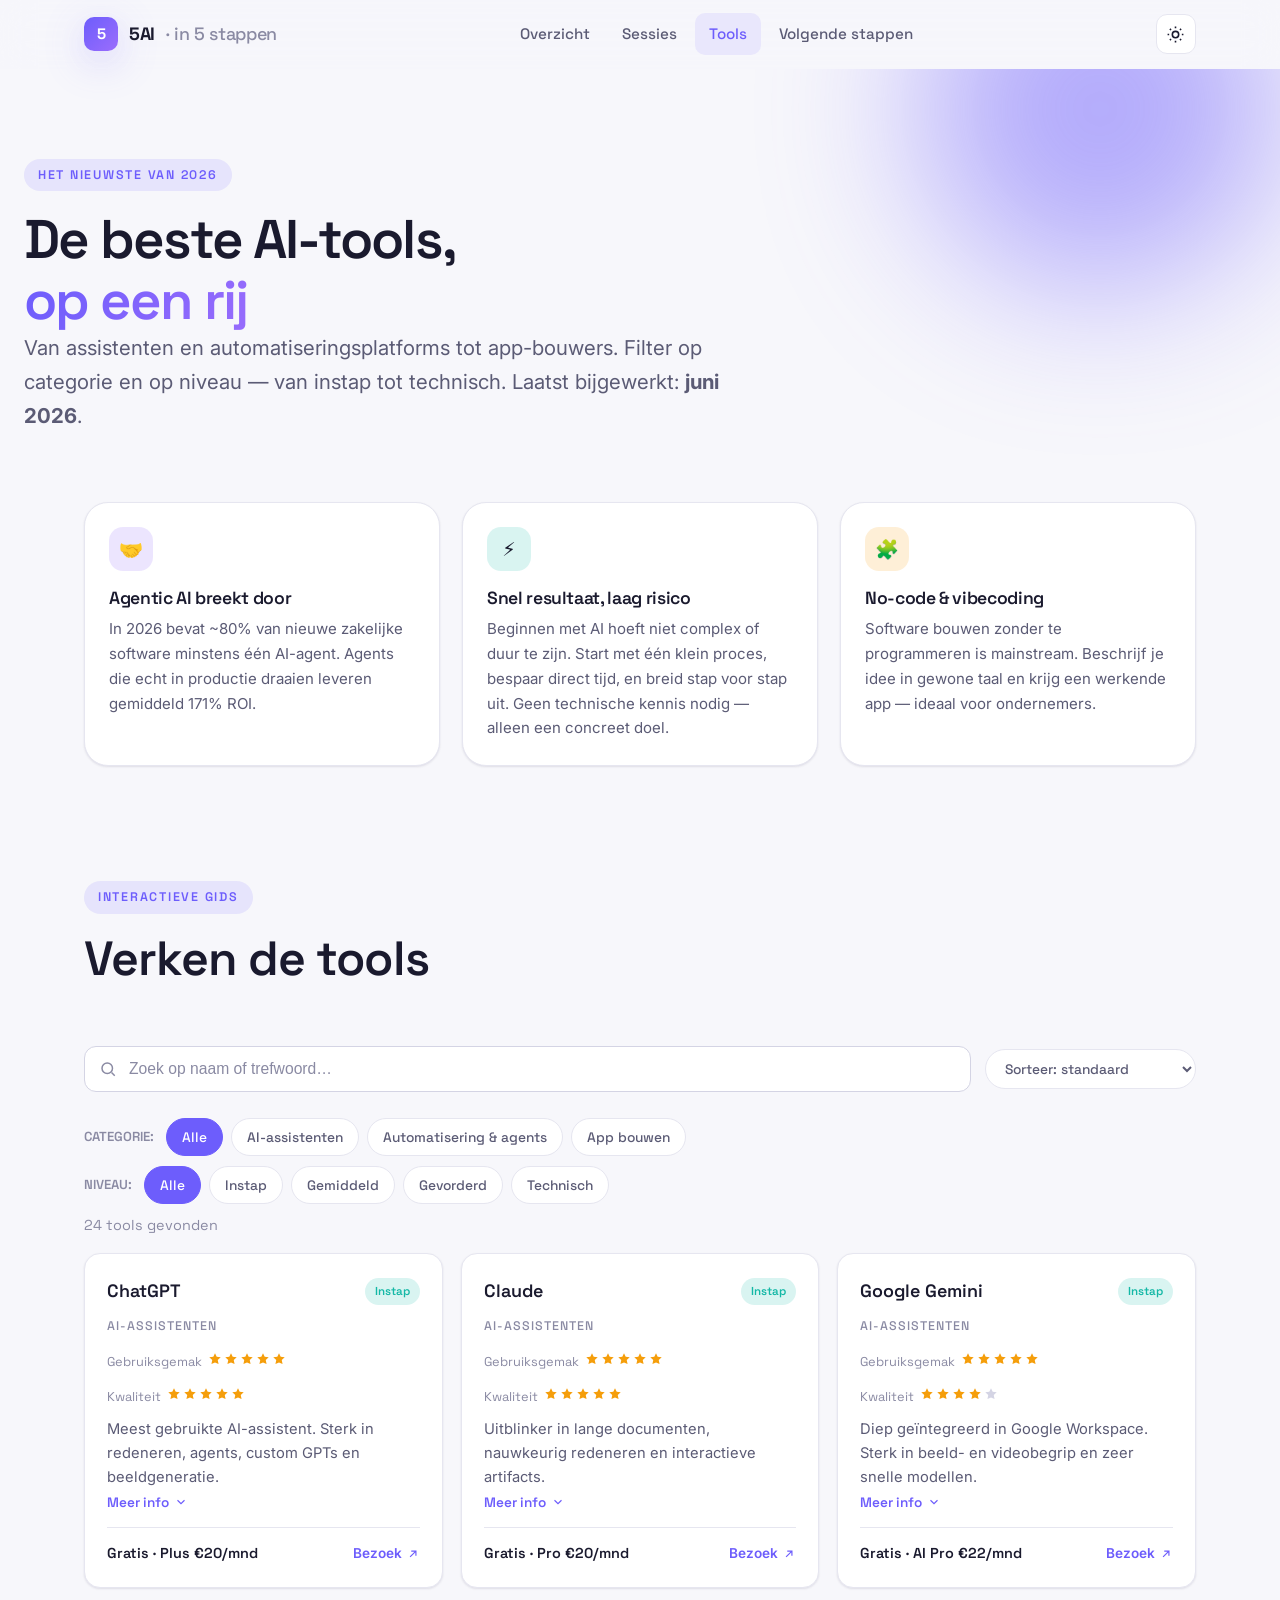
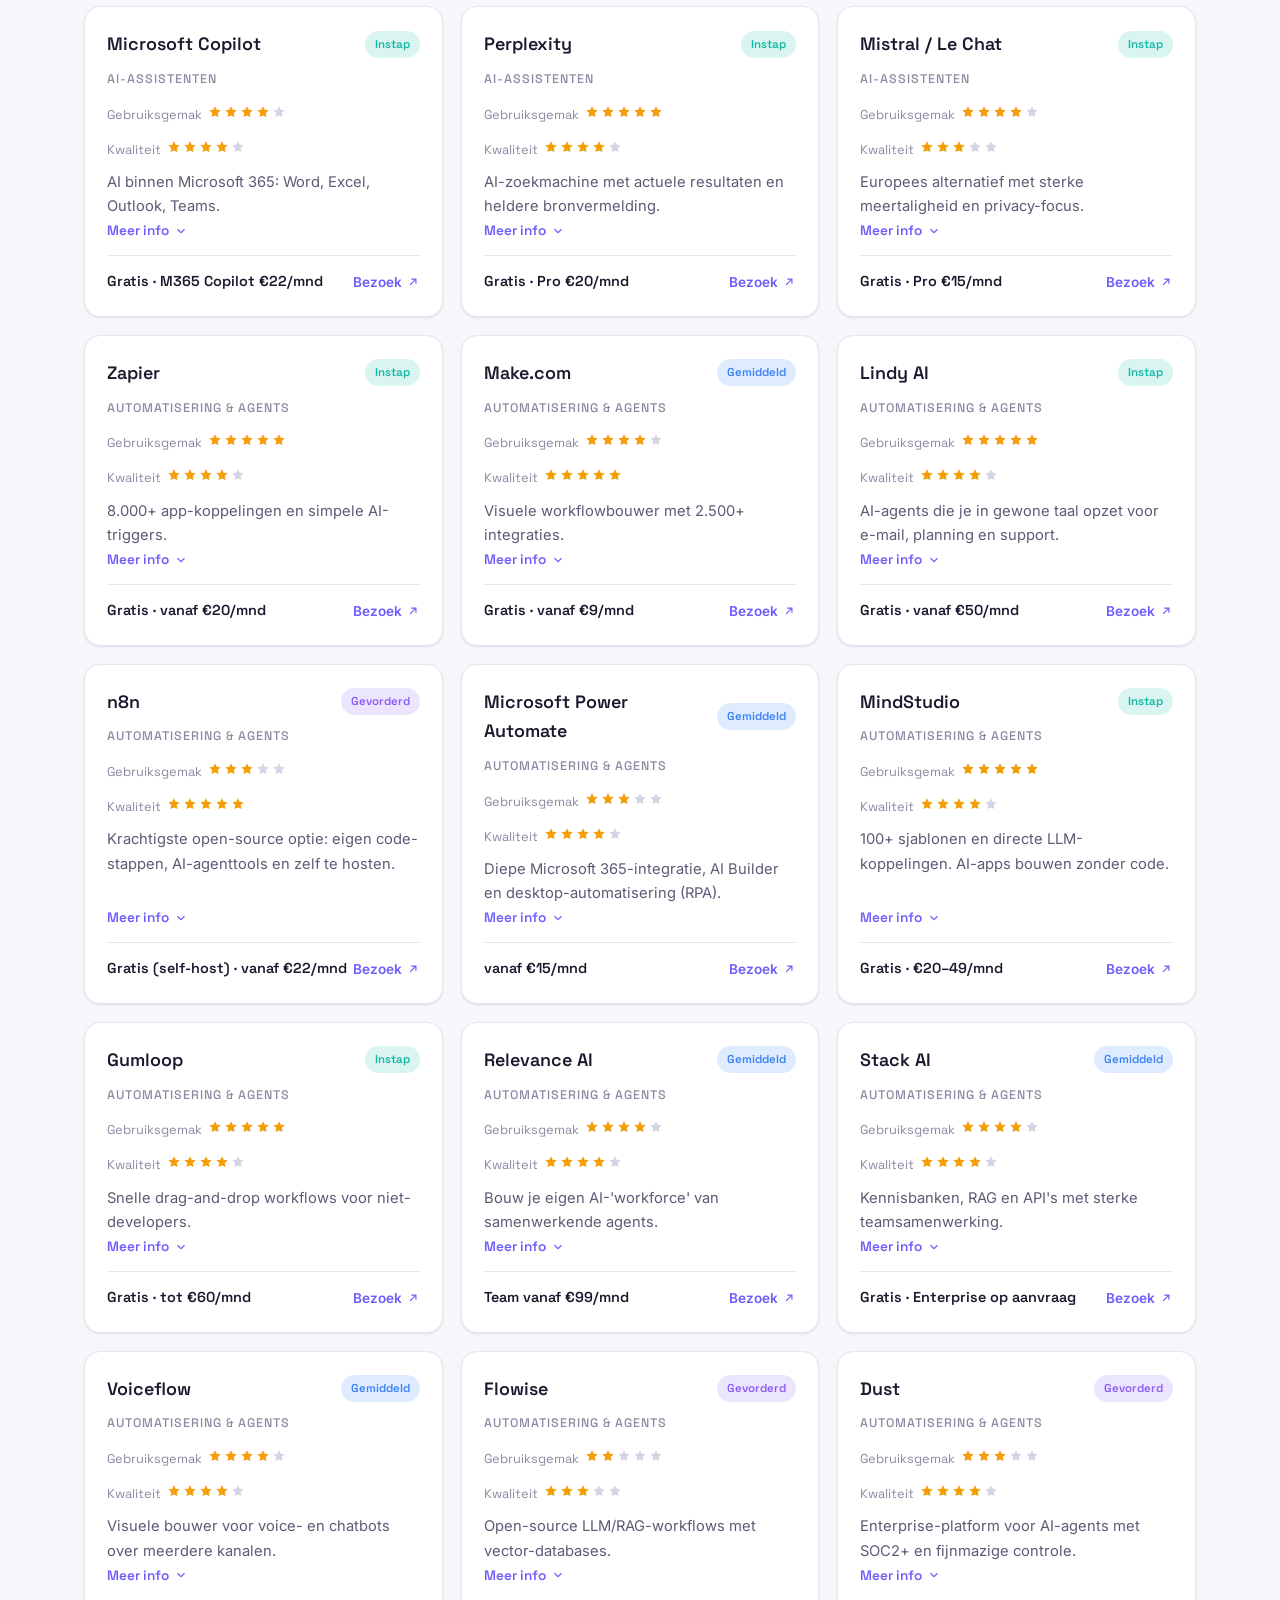
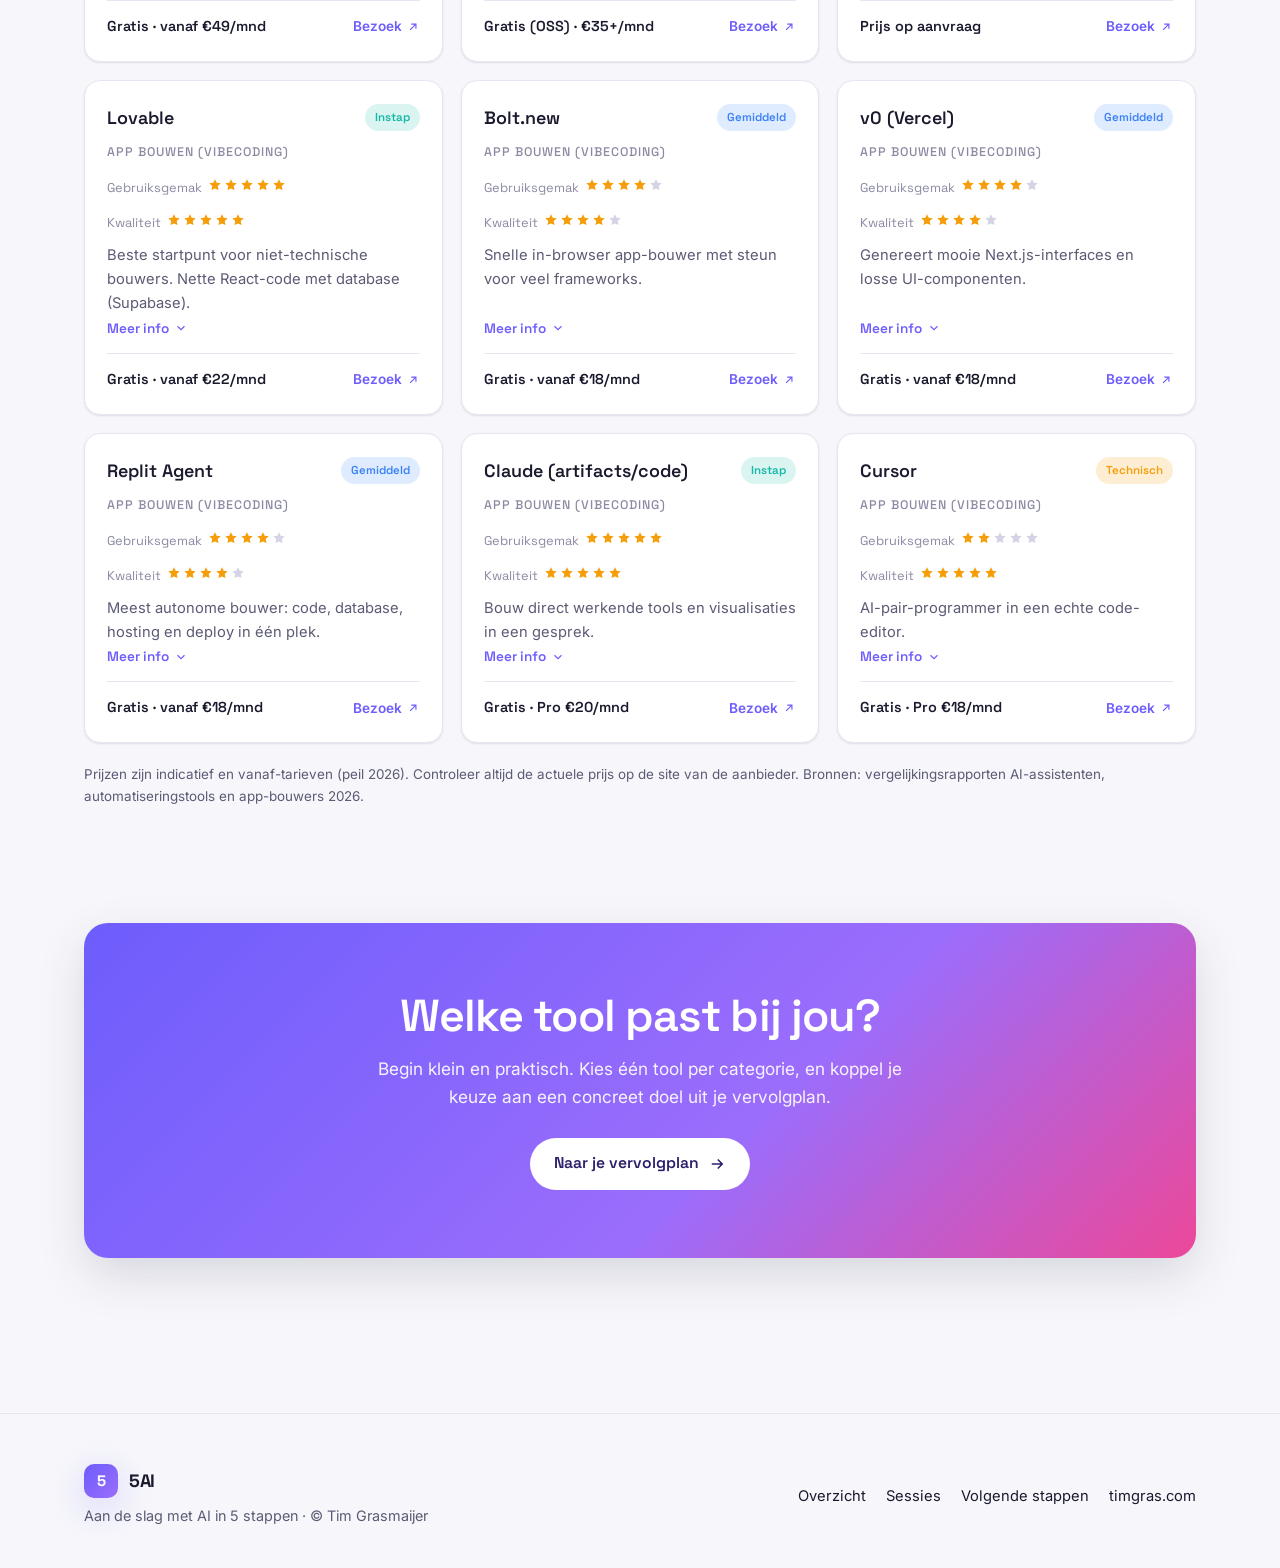
<file: tools.html>
<!DOCTYPE html>
<html lang="nl">
<head>
<meta charset="UTF-8" />
<meta name="viewport" content="width=device-width, initial-scale=1.0" />
<title>Tools 2026 — 5AI</title>
<meta name="description" content="Interactieve gids met de beste AI-tools van 2026: assistenten, automatiseringsplatforms en app-bouwers. Filter op categorie en niveau." />
<link rel="preconnect" href="https://fonts.googleapis.com" />
<link rel="preconnect" href="https://fonts.gstatic.com" crossorigin />
<link href="https://fonts.googleapis.com/css2?family=Inter:wght@400;500;600&family=Space+Grotesk:wght@500;600;700&display=swap" rel="stylesheet" />
<script>try{document.documentElement.setAttribute('data-theme',localStorage.getItem('5ai-theme')||(window.matchMedia('(prefers-color-scheme:dark)').matches?'dark':'light'))}catch(e){document.documentElement.setAttribute('data-theme','dark')}</script>
<link rel="stylesheet" href="css/styles.css" />
</head>
<body>

<header class="nav">
  <div class="wrap nav-inner">
    <a class="brand" href="index.html"><span class="logo">5</span> 5AI<span style="color:var(--faint);font-weight:500"> · in 5 stappen</span></a>
    <nav class="nav-links">
      <a href="index.html">Overzicht</a>
      <a href="sessies.html">Sessies</a>
        <a href="tools.html">Tools</a>
      <a href="volgende-stappen.html">Volgende stappen</a>
    </nav>
    <div class="nav-tools">
      <button class="theme-toggle" onclick="toggleTheme()" aria-label="Wissel thema">
        <svg class="sun" viewBox="0 0 24 24" fill="none" stroke="currentColor" stroke-width="2"><circle cx="12" cy="12" r="4"/><path d="M12 2v2M12 20v2M4.93 4.93l1.41 1.41M17.66 17.66l1.41 1.41M2 12h2M20 12h2M6.34 17.66l-1.41 1.41M19.07 4.93l-1.41 1.41"/></svg>
        <svg class="moon" viewBox="0 0 24 24" fill="none" stroke="currentColor" stroke-width="2"><path d="M21 12.79A9 9 0 1 1 11.21 3 7 7 0 0 0 21 12.79z"/></svg>
      </button>
      <button class="hamburger" onclick="toggleMenu()" aria-label="Menu">
        <svg viewBox="0 0 24 24" fill="none" stroke="currentColor" stroke-width="2" width="20" height="20"><path d="M3 6h18M3 12h18M3 18h18"/></svg>
      </button>
    </div>
  </div>
</header>

<section class="page-hero">
  <div class="hero-blob b1"></div>
  <div class="wrap hero-inner" style="text-align:left;max-width:760px;margin-left:0">
    <span class="eyebrow reveal">Het nieuwste van 2026</span>
    <h1 class="display reveal d1" style="font-size:clamp(2rem,5vw,3.4rem)">De beste AI-tools,<br><span class="gradient-text">op een rij</span></h1>
    <p class="lead reveal d2">Van assistenten en automatiseringsplatforms tot app-bouwers. Filter op categorie en op niveau — van instap tot technisch. Laatst bijgewerkt: <strong id="tools-updated">2026</strong>.</p>
  </div>
</section>

<!-- TRENDS -->
<section class="section" style="padding:20px 0 0">
  <div class="wrap">
    <div class="grid grid-3">
      <div class="card reveal" style="padding:24px">
        <div class="ico" style="background:color-mix(in srgb,var(--s2) 16%,transparent);width:44px;height:44px;font-size:1.2rem">🤝</div>
        <h3 style="font-size:1.1rem">Agentic AI breekt door</h3>
        <p style="font-size:.94rem">In 2026 bevat ~80% van nieuwe zakelijke software minstens één AI-agent. Agents die echt in productie draaien leveren gemiddeld 171% ROI.</p>
      </div>
      <div class="card reveal d1" style="padding:24px">
        <div class="ico" style="background:color-mix(in srgb,var(--s3) 16%,transparent);width:44px;height:44px;font-size:1.2rem">⚡</div>
        <h3 style="font-size:1.1rem">Snel resultaat, laag risico</h3>
        <p style="font-size:.94rem">Beginnen met AI hoeft niet complex of duur te zijn. Start met één klein proces, bespaar direct tijd, en breid stap voor stap uit. Geen technische kennis nodig — alleen een concreet doel.</p>
      </div>
      <div class="card reveal d2" style="padding:24px">
        <div class="ico" style="background:color-mix(in srgb,var(--s4) 16%,transparent);width:44px;height:44px;font-size:1.2rem">🧩</div>
        <h3 style="font-size:1.1rem">No-code & vibecoding</h3>
        <p style="font-size:.94rem">Software bouwen zonder te programmeren is mainstream. Beschrijf je idee in gewone taal en krijg een werkende app — ideaal voor ondernemers.</p>
      </div>
    </div>
  </div>
</section>

<!-- EXPLORER -->
<section class="section" id="explorer">
  <div class="wrap">
    <div class="section-head left reveal">
      <span class="eyebrow">Interactieve gids</span>
      <h2 class="title">Verken de tools</h2>
    </div>

    <div class="tool-controls reveal">
      <div class="search-box">
        <svg viewBox="0 0 24 24" fill="none" stroke="currentColor" stroke-width="2"><circle cx="11" cy="11" r="7"/><path d="m21 21-4.3-4.3"/></svg>
        <input type="text" id="tool-search" placeholder="Zoek op naam of trefwoord…" aria-label="Zoek tools" />
      </div>
      <select id="tool-sort" class="filter-btn" style="cursor:pointer">
        <option value="default">Sorteer: standaard</option>
        <option value="level">Op niveau (instap eerst)</option>
        <option value="ease">Op gebruiksgemak</option>
        <option value="rating">Op kwaliteit</option>
        <option value="name">Op naam (A–Z)</option>
      </select>
    </div>

    <div class="reveal" style="margin-bottom:10px">
      <div class="filter-group" style="margin-bottom:10px">
        <span style="font-family:var(--font-head);font-size:.82rem;font-weight:600;color:var(--faint);align-self:center;margin-right:4px">CATEGORIE:</span>
        <button class="filter-btn active" data-filter-cat="alle">Alle</button>
        <button class="filter-btn" data-filter-cat="AI-assistenten">AI-assistenten</button>
        <button class="filter-btn" data-filter-cat="Automatisering &amp; agents">Automatisering &amp; agents</button>
        <button class="filter-btn" data-filter-cat="App bouwen (vibecoding)">App bouwen</button>
      </div>
      <div class="filter-group">
        <span style="font-family:var(--font-head);font-size:.82rem;font-weight:600;color:var(--faint);align-self:center;margin-right:4px">NIVEAU:</span>
        <button class="filter-btn active" data-filter-level="alle">Alle</button>
        <button class="filter-btn" data-filter-level="1">Instap</button>
        <button class="filter-btn" data-filter-level="2">Gemiddeld</button>
        <button class="filter-btn" data-filter-level="3">Gevorderd</button>
        <button class="filter-btn" data-filter-level="4">Technisch</button>
      </div>
    </div>

    <p class="tool-count" id="tool-count">Tools laden…</p>
    <div class="tool-grid" id="tool-grid"></div>
    <p class="muted" style="font-size:.84rem;margin-top:20px">Prijzen zijn indicatief en vanaf-tarieven (peil 2026). Controleer altijd de actuele prijs op de site van de aanbieder. Bronnen: vergelijkingsrapporten AI-assistenten, automatiseringstools en app-bouwers 2026.</p>
  </div>
</section>

<section class="section cta-band" style="padding-top:0">
  <div class="wrap">
    <div class="cta-card reveal">
      <h2>Welke tool past bij jou?</h2>
      <p>Begin klein en praktisch. Kies één tool per categorie, en koppel je keuze aan een concreet doel uit je vervolgplan.</p>
      <a class="btn btn-white" href="volgende-stappen.html">Naar je vervolgplan
        <svg viewBox="0 0 24 24" fill="none" stroke="currentColor" stroke-width="2"><path d="M5 12h14M13 6l6 6-6 6"/></svg></a>
    </div>
  </div>
</section>

<footer class="footer">
  <div class="wrap footer-inner">
    <div>
      <div class="brand" style="margin-bottom:6px"><span class="logo">5</span> 5AI</div>
      <p class="muted">Aan de slag met AI in 5 stappen · © Tim Grasmaijer</p>
    </div>
    <nav class="footer-links">
      <a href="index.html">Overzicht</a>
      <a href="sessies.html">Sessies</a>
      <a href="volgende-stappen.html">Volgende stappen</a>
      <a href="https://timgras.com" target="_blank" rel="noopener">timgras.com</a>
    </nav>
  </div>
</footer>

<script src="js/main.js"></script>
<script src="js/tools-data.js"></script>
<script src="js/tools.js"></script>
</body>
</html>
</file>
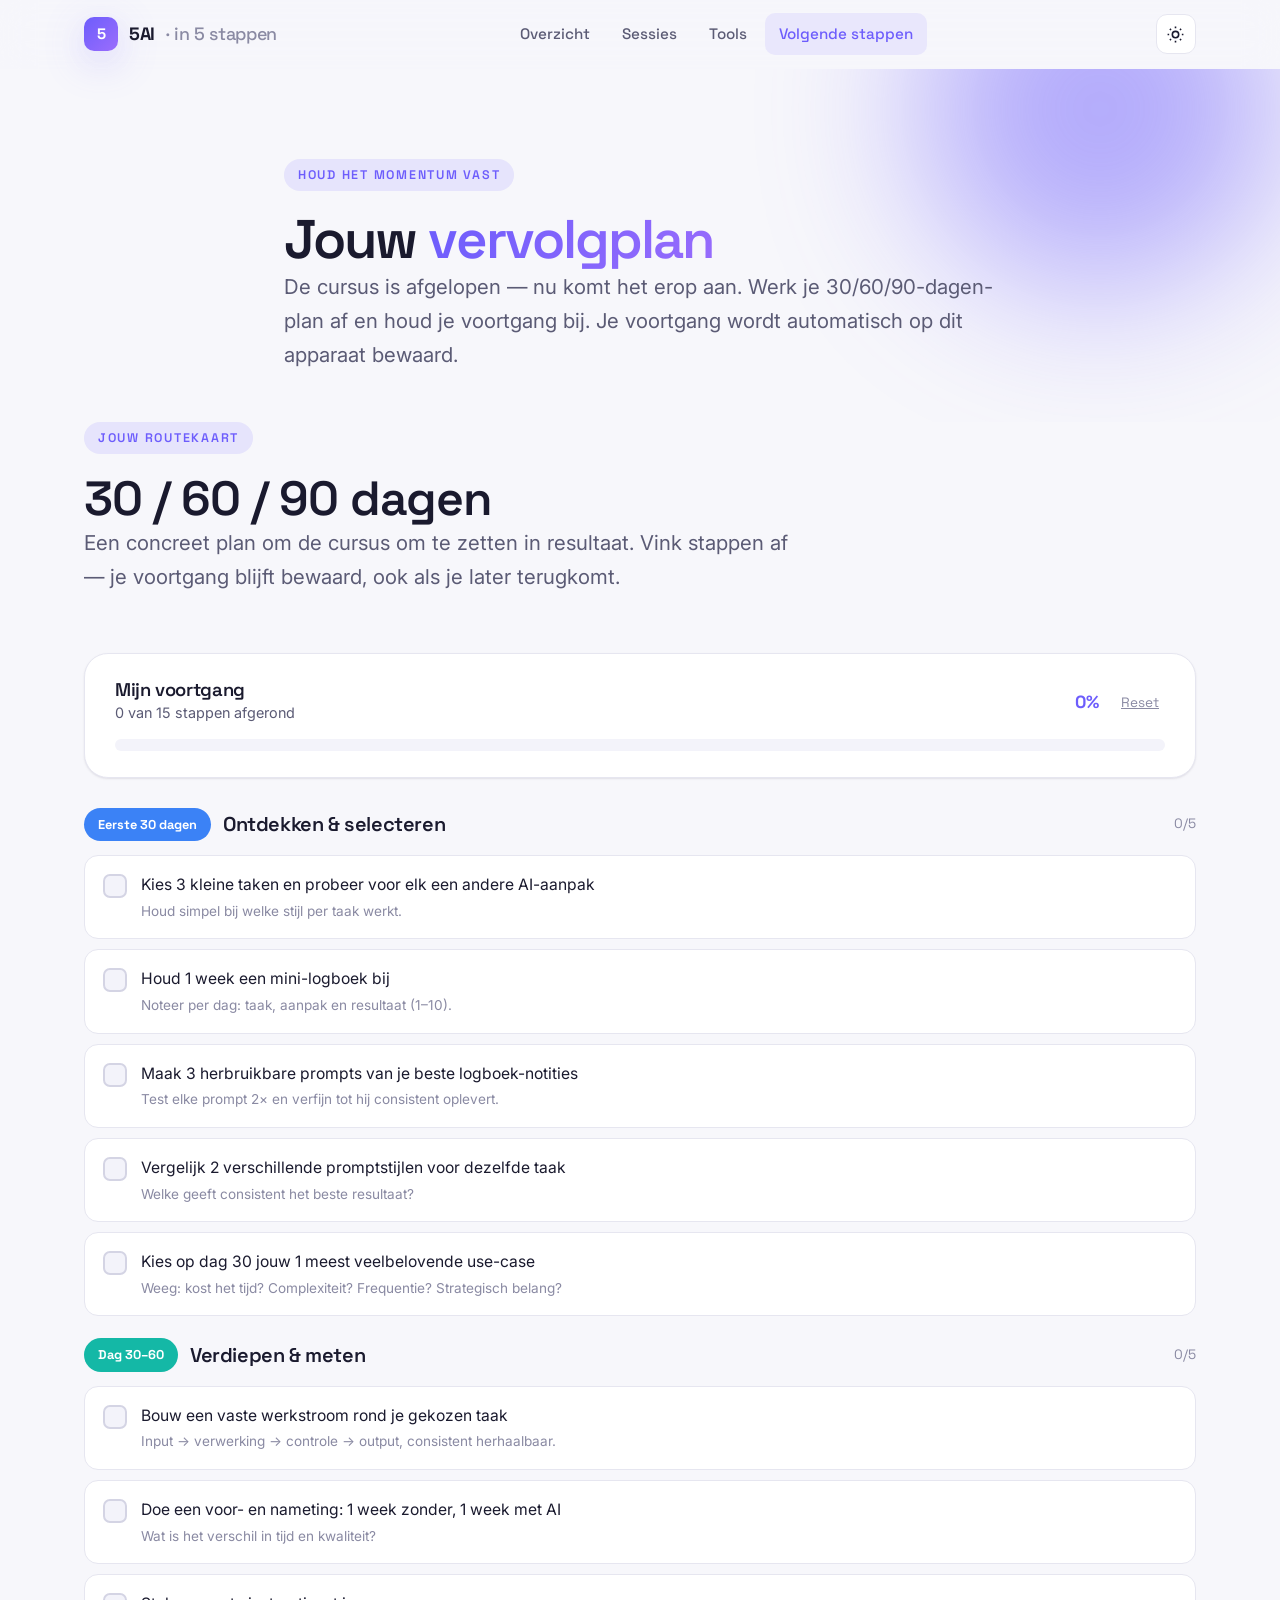
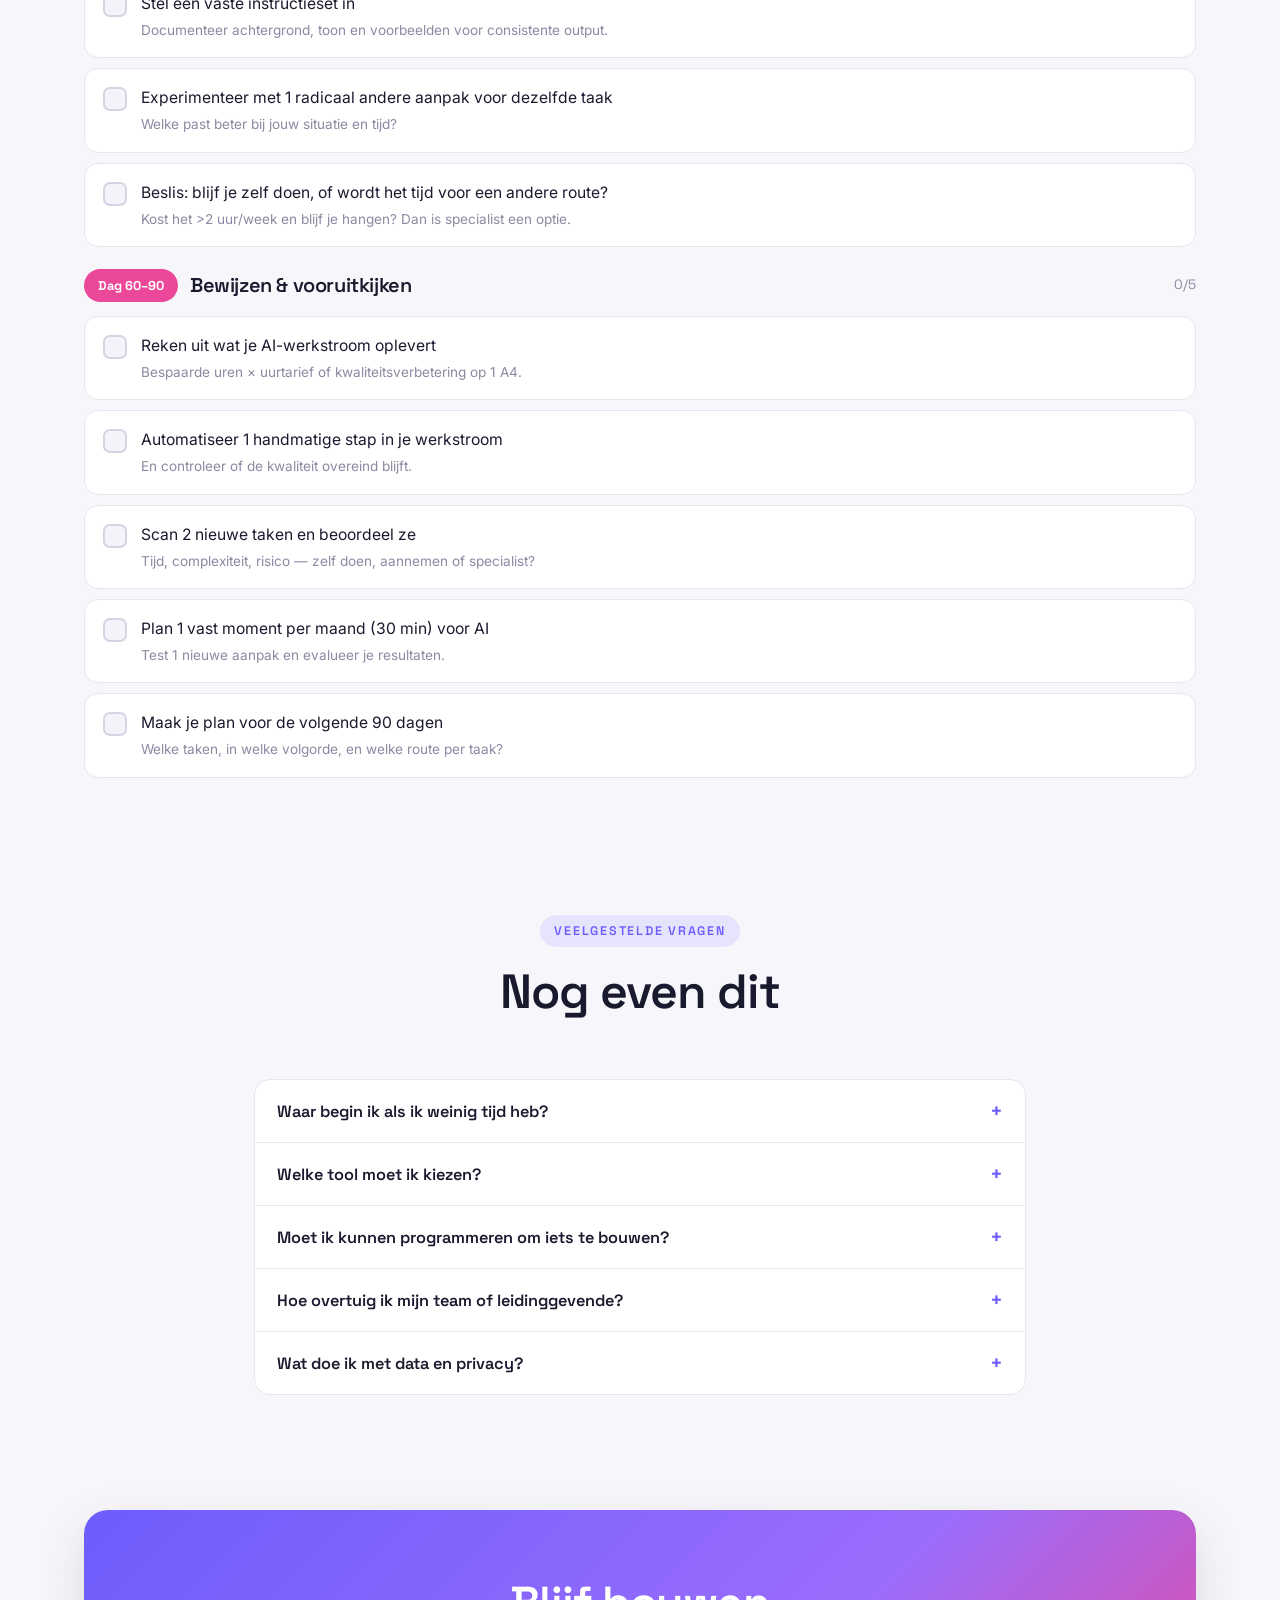
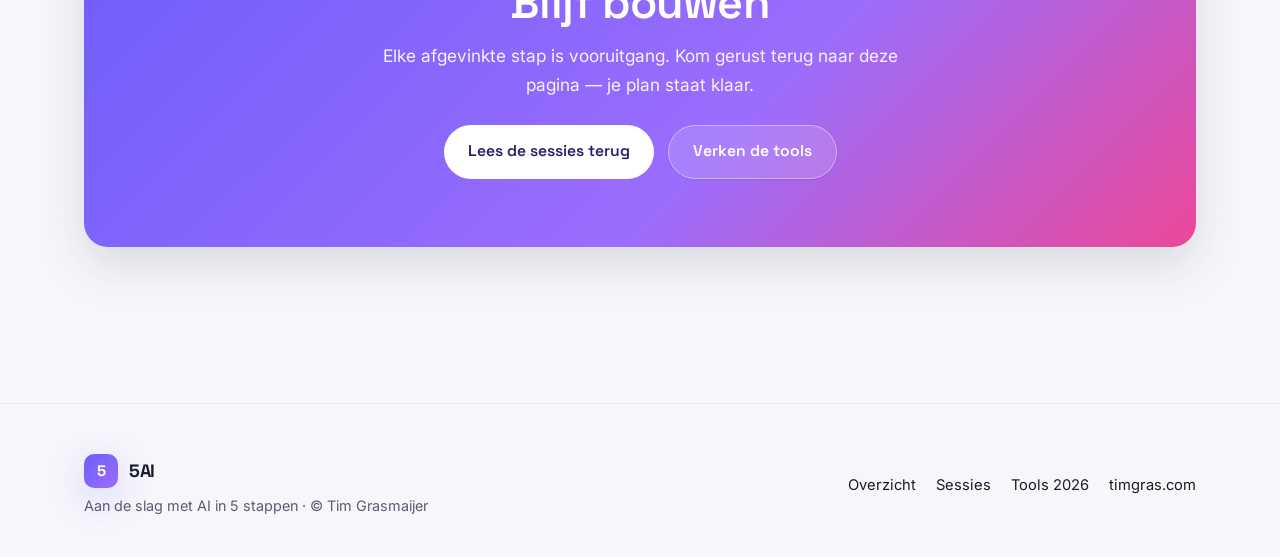
<file: volgende-stappen.html>
<!DOCTYPE html>
<html lang="nl">
<head>
<meta charset="UTF-8" />
<meta name="viewport" content="width=device-width, initial-scale=1.0" />
<title>Volgende stappen — 5AI</title>
<meta name="description" content="30/60/90-dagen-plan dat je voortgang onthoudt. Houd na de cursus het momentum vast." />
<link rel="preconnect" href="https://fonts.googleapis.com" />
<link rel="preconnect" href="https://fonts.gstatic.com" crossorigin />
<link href="https://fonts.googleapis.com/css2?family=Inter:wght@400;500;600&family=Space+Grotesk:wght@500;600;700&display=swap" rel="stylesheet" />
<script>try{document.documentElement.setAttribute('data-theme',localStorage.getItem('5ai-theme')||(window.matchMedia('(prefers-color-scheme:dark)').matches?'dark':'light'))}catch(e){document.documentElement.setAttribute('data-theme','dark')}</script>
<link rel="stylesheet" href="css/styles.css" />
</head>
<body>

<header class="nav">
  <div class="wrap nav-inner">
    <a class="brand" href="index.html"><span class="logo">5</span> 5AI<span style="color:var(--faint);font-weight:500"> · in 5 stappen</span></a>
    <nav class="nav-links">
      <a href="index.html">Overzicht</a>
      <a href="sessies.html">Sessies</a>
      <a href="tools.html">Tools</a>
      <a href="volgende-stappen.html">Volgende stappen</a>
    </nav>
    <div class="nav-tools">
      <button class="theme-toggle" onclick="toggleTheme()" aria-label="Wissel thema">
        <svg class="sun" viewBox="0 0 24 24" fill="none" stroke="currentColor" stroke-width="2"><circle cx="12" cy="12" r="4"/><path d="M12 2v2M12 20v2M4.93 4.93l1.41 1.41M17.66 17.66l1.41 1.41M2 12h2M20 12h2M6.34 17.66l-1.41 1.41M19.07 4.93l-1.41 1.41"/></svg>
        <svg class="moon" viewBox="0 0 24 24" fill="none" stroke="currentColor" stroke-width="2"><path d="M21 12.79A9 9 0 1 1 11.21 3 7 7 0 0 0 21 12.79z"/></svg>
      </button>
      <button class="hamburger" onclick="toggleMenu()" aria-label="Menu">
        <svg viewBox="0 0 24 24" fill="none" stroke="currentColor" stroke-width="2" width="20" height="20"><path d="M3 6h18M3 12h18M3 18h18"/></svg>
      </button>
    </div>
  </div>
</header>

<section class="page-hero">
  <div class="hero-blob b1"></div>
   <div class="wrap page-hero-inner">
    <span class="eyebrow reveal">Houd het momentum vast</span>
    <h1 class="display reveal d1" style="font-size:clamp(2rem,5vw,3.4rem)">Jouw <span class="gradient-text">vervolgplan</span></h1>
    <p class="lead reveal d2">De cursus is afgelopen — nu komt het erop aan. Werk je 30/60/90-dagen-plan af en houd je voortgang bij. Je voortgang wordt automatisch op dit apparaat bewaard.</p>
  </div>
</section>

<!-- TRACKER -->
<section class="section" id="plan" style="padding-top:0">
  <div class="wrap">
    <div class="section-head left reveal">
      <span class="eyebrow">Jouw routekaart</span>
      <h2 class="title">30 / 60 / 90 dagen</h2>
      <p class="lead">Een concreet plan om de cursus om te zetten in resultaat. Vink stappen af — je voortgang blijft bewaard, ook als je later terugkomt.</p>
    </div>

    <div class="progress-wrap reveal">
      <div class="progress-top">
        <div>
          <h3>Mijn voortgang</h3>
          <p class="muted" id="track-sub" style="font-size:.9rem">0 van 15 stappen afgerond</p>
        </div>
        <div style="display:flex;align-items:center;gap:16px">
          <span class="progress-pct" id="track-pct">0%</span>
          <button class="reset-btn" id="track-reset">Reset</button>
        </div>
      </div>
      <div class="progress-bar"><div class="progress-fill" id="track-fill"></div></div>
    </div>

    <div id="tracker"></div>
  </div>
</section>

<!-- FAQ -->
<section class="section" style="padding-top:0">
  <div class="wrap" style="max-width:820px">
    <div class="section-head reveal">
      <span class="eyebrow">Veelgestelde vragen</span>
      <h2 class="title">Nog even dit</h2>
    </div>
    <div class="accordion reveal">
      <div class="acc-item">
        <button class="acc-q">Waar begin ik als ik weinig tijd heb? <span class="pl">+</span></button>
        <div class="acc-a"><div class="acc-a-inner">Kies één AI-assistent en één terugkerende taak. Gebruik de <a href="sessies.html#race" style="color:var(--brand)">RACE-promptbouwer</a> op de Sessies-pagina om er een scherpe prompt voor te maken. Tien minuten per dag, consequent, levert meer op dan af en toe een uur.</div></div>
      </div>
      <div class="acc-item">
        <button class="acc-q">Welke tool moet ik kiezen? <span class="pl">+</span></button>
        <div class="acc-a"><div class="acc-a-inner">Er is geen universeel beste tool. Draait je werk op Microsoft 365? Begin met Copilot. Werk je veel met lange documenten? Claude. Veel research? Perplexity. Bekijk de <a href="tools.html" style="color:var(--brand)">Tools 2026</a>-pagina en filter op jouw niveau.</div></div>
      </div>
      <div class="acc-item">
        <button class="acc-q">Moet ik kunnen programmeren om iets te bouwen? <span class="pl">+</span></button>
        <div class="acc-a"><div class="acc-a-inner">Nee. Met vibecoding (sessie 4) beschrijf je in gewone taal wat je wilt en bouwt de AI het. Tools als Lovable of Claude artifacts zijn ontworpen voor niet-technische gebruikers.</div></div>
      </div>
      <div class="acc-item">
        <button class="acc-q">Hoe overtuig ik mijn team of leidinggevende? <span class="pl">+</span></button>
        <div class="acc-a"><div class="acc-a-inner">Met cijfers. Doe een nulmeting, meet opnieuw mét AI en vat het verschil samen in een mini-businesscase op één A4 (zie sessie 5). Concrete tijdsbesparing overtuigt sneller dan theorie.</div></div>
      </div>
      <div class="acc-item">
        <button class="acc-q">Wat doe ik met data en privacy? <span class="pl">+</span></button>
        <div class="acc-a"><div class="acc-a-inner">Deel geen gevoelige of persoonsgegevens in gratis consumentenversies. Gebruik zakelijke abonnementen met duidelijke verwerkersafspraken, en check het databeleid van elke tool voordat je 'm in een werkproces zet.</div></div>
      </div>
    </div>
  </div>
</section>

<section class="section cta-band" style="padding-top:0">
  <div class="wrap">
    <div class="cta-card reveal">
      <h2>Blijf bouwen</h2>
      <p>Elke afgevinkte stap is vooruitgang. Kom gerust terug naar deze pagina — je plan staat klaar.</p>
      <div class="hero-cta" style="margin-top:0">
        <a class="btn btn-white" href="sessies.html">Lees de sessies terug</a>
        <a class="btn btn-ghost" href="tools.html">Verken de tools</a>
      </div>
    </div>
  </div>
</section>

<footer class="footer">
  <div class="wrap footer-inner">
    <div>
      <div class="brand" style="margin-bottom:6px"><span class="logo">5</span> 5AI</div>
      <p class="muted">Aan de slag met AI in 5 stappen · © Tim Grasmaijer</p>
    </div>
    <nav class="footer-links">
      <a href="index.html">Overzicht</a>
      <a href="sessies.html">Sessies</a>
      <a href="tools.html">Tools 2026</a>
      <a href="https://timgras.com" target="_blank" rel="noopener">timgras.com</a>
    </nav>
  </div>
</footer>

<script src="js/main.js"></script>
<script src="js/tracker.js"></script>
</body>
</html>
</file>
<file: css/styles.css>
/* =========================================================
   5AI — Aan de slag met AI in 5 stappen
   Design system & shared styles  •  v2
   ========================================================= */

/* ---------- Tokens ---------- */
:root {
  /* Brand */
  --brand: #6d5dfc;
  --brand-2: #9b6dfc;
  --brand-ink: #2a1f6b;

  /* Step accent colors */
  --s1: #3b82f6;  /* Verkennen   – blauw   */
  --s2: #8b5cf6;  /* Uitbreiden  – violet  */
  --s3: #14b8a6;  /* Automatiseren – teal  */
  --s4: #f59e0b;  /* Bouwen      – amber   */
  --s5: #ec4899;  /* Meten       – roze    */

  /* Light theme surfaces */
  --bg: #f7f7fb;
  --bg-soft: #eeeef6;
  --surface: #ffffff;
  --surface-2: #f3f3fa;
  --border: #e6e6f0;
  --border-strong: #d4d4e4;
  --text: #1a1a2e;
  --muted: #5b5b75;
  --faint: #8a8aa3;

  --shadow-sm: 0 1px 2px rgba(28,25,60,.06), 0 1px 3px rgba(28,25,60,.05);
  --shadow-md: 0 4px 14px rgba(28,25,60,.08);
  --shadow-lg: 0 18px 48px rgba(28,25,60,.14);
  --shadow-glow: 0 10px 40px rgba(109,93,252,.28);

  --radius: 16px;
  --radius-lg: 24px;
  --radius-sm: 10px;

  --maxw: 1160px;
  --font-head: "Space Grotesk", system-ui, sans-serif;
  --font-body: "Inter", system-ui, -apple-system, sans-serif;

  --ease: cubic-bezier(.22,.61,.36,1);
}

@media (prefers-color-scheme: dark) {
  :root {
    --brand: #8e7dff;
    --brand-2: #b48dff;
    --bg: #0c0c16;
    --bg-soft: #12121f;
    --surface: #16161f;
    --surface-2: #1d1d2b;
    --border: #2c2c40;
    --border-strong: #474766;
    --text: #f2f2fa;
    --muted: #c4c4dc;
    --faint: #9595b5;
    --shadow-sm: 0 1px 2px rgba(0,0,0,.4);
    --shadow-md: 0 6px 20px rgba(0,0,0,.45);
    --shadow-lg: 0 24px 60px rgba(0,0,0,.6);
    --shadow-glow: 0 10px 50px rgba(109,93,252,.45);
  }
}

[data-theme="light"] {
  --bg: #f7f7fb;
  --bg-soft: #eeeef6;
  --surface: #ffffff;
  --surface-2: #f3f3fa;
  --border: #e6e6f0;
  --border-strong: #d4d4e4;
  --text: #1a1a2e;
  --muted: #5b5b75;
  --faint: #8a8aa3;
  --shadow-sm: 0 1px 2px rgba(28,25,60,.06), 0 1px 3px rgba(28,25,60,.05);
  --shadow-md: 0 4px 14px rgba(28,25,60,.08);
  --shadow-lg: 0 18px 48px rgba(28,25,60,.14);
  --shadow-glow: 0 10px 40px rgba(109,93,252,.28);
}

[data-theme="dark"] {
  --brand: #8e7dff;
  --brand-2: #b48dff;
  --bg: #0c0c16;
  --bg-soft: #12121f;
  --surface: #16161f;
  --surface-2: #1d1d2b;
  --border: #2c2c40;
  --border-strong: #474766;
  --text: #f2f2fa;
  --muted: #c4c4dc;
  --faint: #9595b5;
  --shadow-sm: 0 1px 2px rgba(0,0,0,.4);
  --shadow-md: 0 6px 20px rgba(0,0,0,.45);
  --shadow-lg: 0 24px 60px rgba(0,0,0,.6);
  --shadow-glow: 0 10px 50px rgba(109,93,252,.45);
}

/* ---------- Reset ---------- */
*, *::before, *::after { box-sizing: border-box; }
* { margin: 0; }
html { scroll-behavior: smooth; -webkit-text-size-adjust: 100%; }
body {
  font-family: var(--font-body);
  background: var(--bg);
  color: var(--text);
  line-height: 1.65;
  font-size: 17px;
  -webkit-font-smoothing: antialiased;
  overflow-x: hidden;
  transition: background .4s var(--ease), color .4s var(--ease);
}
img { max-width: 100%; display: block; }
a { color: inherit; text-decoration: none; }
button { font-family: inherit; cursor: pointer; border: none; background: none; color: inherit; }
h1,h2,h3,h4 { font-family: var(--font-head); line-height: 1.12; font-weight: 600; letter-spacing: -.02em; }

/* ---------- Layout ---------- */
.wrap { width: 100%; max-width: var(--maxw); margin: 0 auto; padding: 0 24px; }
.section { padding: clamp(56px, 9vw, 120px) 0; }
.section-head { max-width: 720px; margin: 0 auto clamp(36px,5vw,60px); text-align: center; }
.section-head.left { margin-left: 0; text-align: left; }
.eyebrow {
  display: inline-flex; align-items: center; gap: 8px;
  font-family: var(--font-head); font-weight: 600; font-size: .78rem;
  letter-spacing: .14em; text-transform: uppercase; color: var(--brand);
  background: color-mix(in srgb, var(--brand) 12%, transparent);
  padding: 6px 14px; border-radius: 999px; margin-bottom: 18px;
}
h1.display { font-size: clamp(2.4rem, 6vw, 4.4rem); letter-spacing: -.035em; }
h2.title { font-size: clamp(1.9rem, 4vw, 3rem); }
h3.sub { font-size: clamp(1.2rem,2vw,1.5rem); }
.lead { font-size: clamp(1.05rem,1.6vw,1.28rem); color: var(--muted); }
.muted { color: var(--muted); }
.gradient-text {
  background: linear-gradient(110deg, var(--brand), var(--brand-2) 55%, var(--s5));
  -webkit-background-clip: text; background-clip: text; color: transparent;
  background-size: 200% 200%;
  animation: gradient-shift 8s ease infinite;
}
@keyframes gradient-shift {
  0%, 100% { background-position: 0% 50%; }
  50% { background-position: 100% 50%; }
}
/* Brighter gradient on dark so large headings stay legible */
@media (prefers-color-scheme: dark) {
  .gradient-text {
    background: linear-gradient(110deg, #a99bff, #c4a3ff 50%, #ff9ec9);
    -webkit-background-clip: text; background-clip: text; color: transparent;
    background-size: 200% 200%;
  }
}
[data-theme="dark"] .gradient-text {
  background: linear-gradient(110deg, #a99bff, #c4a3ff 50%, #ff9ec9);
  -webkit-background-clip: text; background-clip: text; color: transparent;
  background-size: 200% 200%;
}

/* ---------- Buttons ---------- */
.btn {
  display: inline-flex; align-items: center; gap: 9px;
  font-family: var(--font-head); font-weight: 600; font-size: .98rem;
  padding: 13px 24px; border-radius: 999px; transition: all .25s var(--ease);
  white-space: nowrap;
}
.btn-primary {
  background: linear-gradient(120deg, var(--brand), var(--brand-2));
  color: #fff; box-shadow: var(--shadow-glow);
}
.btn-primary:hover { transform: translateY(-2px); box-shadow: 0 14px 50px rgba(109,93,252,.45); }
.btn-ghost { background: var(--surface); color: var(--text); border: 1.5px solid var(--border-strong); box-shadow: var(--shadow-sm); }
.btn-ghost:hover { border-color: var(--brand); color: var(--brand); transform: translateY(-2px); }
.btn svg { width: 18px; height: 18px; }

/* ---------- Navbar ---------- */
.nav {
  position: sticky; top: 0; z-index: 100;
  backdrop-filter: blur(16px);
  background: color-mix(in srgb, var(--bg) 78%, transparent);
  border-bottom: 1px solid transparent;
  transition: border-color .3s, background .3s;
}
.nav.scrolled { border-color: var(--border); }
.nav-inner { display: flex; align-items: center; justify-content: space-between; height: 68px; }
.brand { display: flex; align-items: center; gap: 11px; font-family: var(--font-head); font-weight: 700; font-size: 1.12rem; letter-spacing: -.02em; }
.brand .logo {
  width: 34px; height: 34px; border-radius: 10px; display: grid; place-items: center;
  background: linear-gradient(135deg, var(--brand), var(--brand-2)); color: #fff;
  font-size: .95rem; font-weight: 700; box-shadow: var(--shadow-glow);
}
.nav-links { display: flex; align-items: center; gap: 4px; }
.nav-links a {
  font-family: var(--font-head); font-weight: 500; font-size: .95rem; color: var(--muted);
  padding: 8px 14px; border-radius: 10px; transition: all .2s;
}
.nav-links a:hover { color: var(--text); background: var(--surface-2); }
.nav-links a.active { color: var(--brand); background: color-mix(in srgb, var(--brand) 10%, transparent); }
.nav-tools { display: flex; align-items: center; gap: 10px; }
.theme-toggle {
  width: 40px; height: 40px; border-radius: 11px; display: grid; place-items: center;
  border: 1px solid var(--border); background: var(--surface); transition: all .2s;
}
.theme-toggle:hover { border-color: var(--brand); transform: translateY(-1px); }
.theme-toggle svg { width: 19px; height: 19px; }
.theme-toggle .moon { display: none; }
@media (prefers-color-scheme: dark) {
  .theme-toggle .moon { display: block; }
  .theme-toggle .sun { display: none; }
}
[data-theme="dark"] .theme-toggle .moon { display: block; }
[data-theme="dark"] .theme-toggle .sun { display: none; }
[data-theme="light"] .theme-toggle .moon { display: none; }
[data-theme="light"] .theme-toggle .sun { display: block; }
.hamburger { display: none; width: 40px; height: 40px; border-radius: 11px; place-items: center; border: 1px solid var(--border); background: var(--surface); }

/* ---------- Hero ---------- */
.hero { position: relative; padding: clamp(60px,10vw,120px) 0 clamp(40px,7vw,90px); overflow: hidden; }
.hero-blob {
  position: absolute; border-radius: 50%; filter: blur(80px); opacity: .5; z-index: 0;
  animation: float 16s var(--ease) infinite alternate;
}
.hero-blob.b1 { width: 480px; height: 480px; background: var(--brand); top: -160px; right: -80px; }
.hero-blob.b2 { width: 420px; height: 420px; background: var(--s5); bottom: -180px; left: -120px; animation-delay: -6s; }
.hero-blob.b3 { width: 320px; height: 320px; background: var(--s3); top: 40%; left: 40%; animation-delay: -3s; opacity: .3; }
@media (prefers-color-scheme: dark) { .hero-blob { opacity: .22; } }
[data-theme="dark"] .hero-blob { opacity: .22; }
[data-theme="light"] .hero-blob { opacity: .5; }
@keyframes float { to { transform: translate(40px, 40px) scale(1.1); } }
.hero-inner { position: relative; z-index: 1; text-align: center; max-width: 880px; margin: 0 auto; }
.hero p.lead { margin: 22px auto 0; max-width: 620px; }
.hero-cta { display: flex; gap: 14px; justify-content: center; flex-wrap: wrap; margin-top: 34px; }
.hero-meta { margin-top: 30px; font-size: .9rem; color: var(--faint); font-family: var(--font-head); }

/* ---------- Stat counters ---------- */
.stats { display: grid; grid-template-columns: repeat(4,1fr); gap: 18px; }
.stat {
  background: var(--surface); border: 1px solid var(--border); border-radius: var(--radius);
  padding: 26px 22px; box-shadow: var(--shadow-sm); text-align: center;
}
.stat .num { font-family: var(--font-head); font-weight: 700; font-size: clamp(2rem,4vw,2.8rem); letter-spacing: -.03em; }
.stat .lbl { font-size: .92rem; color: var(--muted); margin-top: 6px; }

/* ---------- Cards / grids ---------- */
.grid { display: grid; gap: 22px; }
.grid-2 { grid-template-columns: repeat(2,1fr); }
.grid-3 { grid-template-columns: repeat(3,1fr); }
.card {
  background: var(--surface); border: 1px solid var(--border); border-radius: var(--radius-lg);
  padding: 30px; box-shadow: var(--shadow-sm); transition: transform .3s var(--ease), box-shadow .3s, border-color .3s;
}
.card:hover { transform: translateY(-4px); box-shadow: var(--shadow-lg); }
.card .ico {
  width: 50px; height: 50px; border-radius: 14px; display: grid; place-items: center;
  font-size: 1.4rem; margin-bottom: 18px;
}
.card h3 { font-size: 1.25rem; margin-bottom: 8px; }
.card p { color: var(--muted); font-size: .98rem; }

/* ---------- Step timeline (journey) ---------- */
.journey { position: relative; }
.steps { display: grid; grid-template-columns: repeat(5,1fr); gap: 16px; position: relative; }
.steps::before {
  content: ""; position: absolute; top: 30px; left: 8%; right: 8%; height: 3px;
  background: linear-gradient(90deg, var(--s1), var(--s2), var(--s3), var(--s4), var(--s5));
  border-radius: 3px; z-index: 0; opacity: .5;
}
.step-node { position: relative; z-index: 1; text-align: center; }
.step-dot {
  width: 62px; height: 62px; border-radius: 50%; margin: 0 auto 16px; display: grid; place-items: center;
  font-family: var(--font-head); font-weight: 700; font-size: 1.3rem; color: #fff;
  box-shadow: var(--shadow-md); border: 4px solid var(--bg); transition: transform .3s var(--ease);
}
.step-node:hover .step-dot { transform: scale(1.12) translateY(-3px); }
.step-node h4 { font-size: 1.05rem; margin-bottom: 4px; }
.step-node .s-sub { font-size: .85rem; color: var(--muted); }
.step-node .s-num { font-size: .72rem; letter-spacing: .12em; text-transform: uppercase; color: var(--faint); font-family: var(--font-head); font-weight: 600; }

/* ---------- Session cards ---------- */
.session-card {
  background: var(--surface); border: 1px solid var(--border); border-radius: var(--radius-lg);
  overflow: hidden; box-shadow: var(--shadow-sm); transition: transform .3s var(--ease), box-shadow .3s;
  display: flex; flex-direction: column;
}
.session-card:hover { transform: translateY(-5px); box-shadow: var(--shadow-lg); }
.session-top { padding: 26px 28px 0; display: flex; align-items: center; gap: 14px; }
.session-badge {
  width: 54px; height: 54px; border-radius: 16px; display: grid; place-items: center; flex: none;
  font-family: var(--font-head); font-weight: 700; font-size: 1.5rem; color: #fff;
}
.session-meta .k { font-size: .74rem; letter-spacing: .12em; text-transform: uppercase; color: var(--faint); font-family: var(--font-head); font-weight: 600; }
.session-meta h3 { font-size: 1.4rem; }
.session-body { padding: 18px 28px 26px; }
.session-body > p { color: var(--muted); font-size: .98rem; }
.chip-row { display: flex; flex-wrap: wrap; gap: 8px; margin-top: 16px; }
.chip {
  font-family: var(--font-head); font-size: .8rem; font-weight: 500; padding: 5px 12px; border-radius: 999px;
  background: var(--surface-2); border: 1px solid var(--border); color: var(--muted);
}

/* ---------- Detailed session blocks ---------- */
.session-detail { scroll-margin-top: 90px; }
.session-detail + .session-detail { margin-top: 26px; }
.sd-header {
  display: flex; align-items: center; gap: 18px; padding: 24px 28px; border-radius: var(--radius-lg) var(--radius-lg) 0 0;
  color: #fff; position: relative; overflow: hidden;
}
.sd-header h3 { font-size: clamp(1.5rem,3vw,2rem); }
.sd-header .k { font-size: .8rem; letter-spacing: .14em; text-transform: uppercase; opacity: .85; font-family: var(--font-head); font-weight: 600; }
.sd-header .big-num { font-size: clamp(3rem,7vw,5rem); font-weight: 700; font-family: var(--font-head); opacity: .25; margin-left: auto; line-height: 1; }
.sd-body { background: var(--surface); border: 1px solid var(--border); border-top: none; border-radius: 0 0 var(--radius-lg) var(--radius-lg); padding: 30px; }
.sd-intro { font-size: 1.08rem; color: var(--muted); margin-bottom: 24px; }
.sd-grid { display: grid; grid-template-columns: 1.4fr 1fr; gap: 28px; }
.sd-block h4 { font-size: 1.05rem; margin-bottom: 12px; display: flex; align-items: center; gap: 8px; }
.sd-list { list-style: none; display: flex; flex-direction: column; gap: 10px; }
.sd-list li { position: relative; padding-left: 26px; font-size: .97rem; color: var(--muted); }
.sd-list li::before { content: ""; position: absolute; left: 4px; top: 9px; width: 8px; height: 8px; border-radius: 50%; background: var(--accent, var(--brand)); }
.sd-list li strong { color: var(--text); }
.callout {
  background: var(--surface-2); border-left: 4px solid var(--accent,var(--brand)); border-radius: 12px;
  padding: 16px 18px; font-size: .94rem; color: var(--muted);
}
.callout strong { color: var(--text); }

/* exercise box */
.exercise {
  margin-top: 24px; border: 1.5px dashed var(--border-strong); border-radius: var(--radius);
  padding: 22px 24px; background: color-mix(in srgb, var(--accent,var(--brand)) 5%, transparent);
}
.exercise .ex-tag {
  display: inline-flex; align-items: center; gap: 7px; font-family: var(--font-head); font-weight: 600;
  font-size: .78rem; letter-spacing: .1em; text-transform: uppercase; color: var(--accent,var(--brand)); margin-bottom: 10px;
}
.exercise h4 { font-size: 1.1rem; margin-bottom: 8px; }
.exercise ol { margin: 12px 0 0 18px; color: var(--muted); font-size: .96rem; display: flex; flex-direction: column; gap: 7px; }

/* ---------- RACE prompt builder ---------- */
.race { display: grid; grid-template-columns: 1fr 1fr; gap: 28px; align-items: start; }
.race-fields { display: flex; flex-direction: column; gap: 16px; }
.field label { display: flex; align-items: center; gap: 9px; font-family: var(--font-head); font-weight: 600; font-size: .95rem; margin-bottom: 7px; }
.field label .tag { width: 26px; height: 26px; border-radius: 8px; display: grid; place-items: center; color: #fff; font-size: .82rem; font-weight: 700; }
.field .hint { font-weight: 400; font-size: .82rem; color: var(--faint); font-family: var(--font-body); }
.field textarea, .field input {
  width: 100%; border: 1.5px solid var(--border-strong); background: var(--surface); color: var(--text);
  border-radius: 12px; padding: 12px 14px; font-family: var(--font-body); font-size: .96rem; resize: vertical;
  transition: border-color .2s, box-shadow .2s;
}
.field textarea:focus, .field input:focus { outline: none; border-color: var(--brand); box-shadow: 0 0 0 3px color-mix(in srgb,var(--brand) 22%,transparent); }
input::placeholder, textarea::placeholder { color: var(--faint); opacity: 1; }
@media (prefers-color-scheme: dark) {
  .field textarea, .field input, .search-box input { background: #1c1c2b; }
}
[data-theme="dark"] .field textarea, [data-theme="dark"] .field input,
[data-theme="dark"] .search-box input { background: #1c1c2b; }
[data-theme="light"] .field textarea, [data-theme="light"] .field input,
[data-theme="light"] .search-box input { background: var(--surface); }
.race-output { position: sticky; top: 88px; }
.prompt-out {
  background: #0e0e1a; color: #e7e7f5; border-radius: var(--radius); padding: 22px;
  font-family: "SF Mono", ui-monospace, "Cascadia Code", monospace; font-size: .9rem; line-height: 1.7;
  min-height: 200px; white-space: pre-wrap; word-break: break-word; border: 1px solid #26263a;
}
.prompt-out .ph { color: #9494b8; }
.prompt-out .r { color: #7ca8ff; } .prompt-out .a { color: #c4a3ff; }
.prompt-out .c { color: #5fe3cf; } .prompt-out .e { color: #ffb24d; }
.out-actions { display: flex; gap: 10px; margin-top: 14px; }
.preset-row { display: flex; flex-wrap: wrap; gap: 8px; margin-bottom: 18px; }
.preset {
  font-family: var(--font-head); font-size: .85rem; font-weight: 500; padding: 7px 13px; border-radius: 999px;
  border: 1.5px solid var(--border); background: var(--surface); color: var(--muted); transition: all .2s;
}
.preset:hover, .preset.active { border-color: var(--brand); color: var(--brand); background: color-mix(in srgb,var(--brand) 8%, transparent); }

/* ---------- Tool explorer ---------- */
.tool-controls { display: flex; flex-wrap: wrap; gap: 14px; align-items: center; margin-bottom: 26px; }
.search-box { flex: 1; min-width: 220px; position: relative; }
.search-box input { width: 100%; padding: 13px 16px 13px 44px; border-radius: 12px; border: 1.5px solid var(--border-strong); background: var(--surface); color: var(--text); font-size: .98rem; }
.search-box input:focus { outline: none; border-color: var(--brand); box-shadow: 0 0 0 3px color-mix(in srgb,var(--brand) 22%,transparent); }
.search-box svg { position: absolute; left: 15px; top: 50%; transform: translateY(-50%); width: 18px; height: 18px; color: var(--faint); }
.filter-group { display: flex; flex-wrap: wrap; gap: 8px; }
.filter-btn {
  font-family: var(--font-head); font-size: .86rem; font-weight: 500; padding: 9px 15px; border-radius: 999px;
  border: 1.5px solid var(--border); background: var(--surface); color: var(--muted); transition: all .2s;
}
.filter-btn:hover { border-color: var(--brand); color: var(--text); }
.filter-btn.active { background: var(--brand); border-color: var(--brand); color: #fff; }
.tool-count { font-size: .9rem; color: var(--faint); margin-bottom: 16px; font-family: var(--font-head); }
.tool-grid { display: grid; grid-template-columns: repeat(3,1fr); gap: 18px; }
.tool {
  background: var(--surface); border: 1px solid var(--border); border-radius: var(--radius);
  padding: 22px; box-shadow: var(--shadow-sm); transition: transform .25s var(--ease), box-shadow .25s; display: flex; flex-direction: column;
}
.tool:hover { transform: translateY(-4px); box-shadow: var(--shadow-md); }
.tool-h { display: flex; align-items: center; justify-content: space-between; gap: 10px; margin-bottom: 10px; }
.tool-name { font-family: var(--font-head); font-weight: 600; font-size: 1.12rem; }
.level-badge { font-size: .72rem; font-weight: 600; font-family: var(--font-head); padding: 4px 10px; border-radius: 999px; white-space: nowrap; }
.lvl-1 { background: color-mix(in srgb,var(--s3) 16%,transparent); color: var(--s3); }
.lvl-2 { background: color-mix(in srgb,var(--s1) 16%,transparent); color: var(--s1); }
.lvl-3 { background: color-mix(in srgb,var(--s2) 16%,transparent); color: var(--s2); }
.lvl-4 { background: color-mix(in srgb,var(--s4) 18%,transparent); color: var(--s4); }
.tool .cat { font-size: .78rem; color: var(--faint); font-family: var(--font-head); font-weight: 500; text-transform: uppercase; letter-spacing: .08em; margin-bottom: 10px; }
.tool .desc { font-size: .92rem; color: var(--muted); flex: 1; }
.tool .foot { display: flex; align-items: center; justify-content: space-between; margin-top: 16px; padding-top: 14px; border-top: 1px solid var(--border); }
.tool .price { font-family: var(--font-head); font-weight: 600; font-size: .9rem; }
.tool .link { font-size: .85rem; font-weight: 600; color: var(--brand); display: inline-flex; align-items: center; gap: 4px; }
.empty { text-align: center; padding: 50px; color: var(--faint); grid-column: 1/-1; }

/* ---------- Tracker / next steps ---------- */
.progress-wrap { background: var(--surface); border: 1px solid var(--border); border-radius: var(--radius-lg); padding: 26px 30px; box-shadow: var(--shadow-sm); margin-bottom: 30px; position: sticky; top: 84px; z-index: 20; }
.progress-top { display: flex; align-items: center; justify-content: space-between; margin-bottom: 14px; flex-wrap: wrap; gap: 10px; }
.progress-top h3 { font-size: 1.15rem; }
.progress-bar { height: 12px; background: var(--surface-2); border-radius: 999px; overflow: hidden; }
.progress-fill { height: 100%; width: 0; border-radius: 999px; background: linear-gradient(90deg,var(--brand),var(--s5)); transition: width .5s var(--ease); }
.progress-pct { font-family: var(--font-head); font-weight: 700; font-size: 1.1rem; color: var(--brand); }
.reset-btn { font-size: .85rem; color: var(--faint); font-family: var(--font-head); text-decoration: underline; }

.phase { margin-bottom: 22px; }
.phase-head { display: flex; align-items: center; gap: 12px; margin-bottom: 14px; }
.phase-head .pill { font-family: var(--font-head); font-weight: 700; font-size: .8rem; padding: 6px 14px; border-radius: 999px; color: #fff; }
.phase-head h3 { font-size: 1.25rem; }
.phase-head .pcount { margin-left: auto; font-size: .85rem; color: var(--faint); font-family: var(--font-head); }
.task-item {
  display: flex; align-items: flex-start; gap: 14px; background: var(--surface); border: 1px solid var(--border);
  border-radius: 14px; padding: 16px 18px; margin-bottom: 10px; transition: all .2s; cursor: pointer;
}
.task-item:hover { border-color: var(--border-strong); }
.task-item.done { background: var(--surface-2); }
.task-item.done .ti-text { text-decoration: line-through; color: var(--faint); }
.checkbox {
  width: 24px; height: 24px; border-radius: 7px; border: 2px solid var(--border-strong); background: var(--surface-2); flex: none; margin-top: 2px;
  display: grid; place-items: center; transition: all .2s;
}
.task-item.done .checkbox { background: var(--brand); border-color: var(--brand); }
.checkbox svg { width: 14px; height: 14px; color: #fff; opacity: 0; transition: opacity .2s; }
.task-item.done .checkbox svg { opacity: 1; }
.ti-text { font-size: .98rem; }
.ti-text small { display: block; color: var(--faint); font-size: .85rem; margin-top: 2px; }

/* ---------- Automatiseer calculator ---------- */
.calc-wrap { background: var(--surface-2); border: 1px solid var(--border); border-radius: var(--radius); padding: 24px; }
.calc-grid { display: grid; grid-template-columns: 1.1fr 1fr; gap: 22px; align-items: start; }
.calc-questions { display: flex; flex-direction: column; gap: 8px; }
.calc-q {
  display: flex; align-items: center; gap: 12px; text-align: left; width: 100%;
  background: var(--surface); border: 1.5px solid var(--border); border-radius: 12px; padding: 12px 14px;
  font-size: .92rem; color: var(--text); transition: all .18s var(--ease);
}
.calc-q:hover { border-color: var(--border-strong); }
.calc-q.on { border-color: var(--s3); background: color-mix(in srgb,var(--s3) 10%,var(--surface)); }
.calc-check {
  width: 22px; height: 22px; border-radius: 6px; border: 2px solid var(--border-strong); background: var(--surface-2); flex: none;
  display: grid; place-items: center; color: #fff; transition: all .18s;
}
.calc-q.on .calc-check { background: var(--s3); border-color: var(--s3); }
.calc-check svg { width: 13px; height: 13px; }
.calc-result {
  position: sticky; top: 88px; background: var(--surface); border: 1px solid var(--border);
  border-radius: var(--radius); padding: 22px; text-align: center;
}
.calc-score-num { font-family: var(--font-head); font-weight: 700; font-size: 2.6rem; line-height: 1; }
.calc-bar { height: 10px; background: var(--surface-2); border-radius: 999px; overflow: hidden; margin: 14px 0; }
.calc-fill { height: 100%; border-radius: 999px; transition: width .4s var(--ease); }
.calc-level { display: inline-block; color: #fff; font-family: var(--font-head); font-weight: 600; font-size: .85rem; padding: 6px 14px; border-radius: 999px; margin-bottom: 12px; }
.calc-rec { font-size: .94rem; color: var(--muted); margin-bottom: 14px; }

/* ---------- Tool detail (expandable) ---------- */
.stars { display: inline-flex; gap: 2px; }
.stars svg { width: 14px; height: 14px; }
.star-on { color: var(--s4); } .star-off { color: var(--border-strong); }
.tool-rating { display: flex; align-items: center; gap: 14px; flex-wrap: wrap; font-size: .8rem; color: var(--faint); font-family: var(--font-head); margin: 4px 0 10px; }
.tool-rating .rg { display: flex; align-items: center; gap: 6px; }
.tool-more { background: none; border: none; color: var(--brand); font-family: var(--font-head); font-weight: 600; font-size: .85rem; padding: 0; margin-top: 4px; cursor: pointer; display: inline-flex; align-items: center; gap: 5px; }
.tool-more .chev { transition: transform .3s; }
.tool.open .tool-more .chev { transform: rotate(180deg); }
.tool-detail { max-height: 0; overflow: hidden; transition: max-height .35s var(--ease); }
.tool.open .tool-detail { max-height: 600px; }
.tool-detail-inner { padding-top: 14px; }
.tool-detail h5 { font-family: var(--font-head); font-size: .8rem; letter-spacing: .06em; text-transform: uppercase; color: var(--faint); margin: 10px 0 6px; }
.tool-detail ul { list-style: none; display: flex; flex-direction: column; gap: 4px; }
.tool-detail li { font-size: .88rem; color: var(--muted); padding-left: 18px; position: relative; }
.tool-detail li.pro::before { content: "+"; position: absolute; left: 2px; color: var(--s3); font-weight: 700; }
.tool-detail li.con::before { content: "–"; position: absolute; left: 2px; color: var(--s5); font-weight: 700; }
.starter {
  background: #0e0e1a; color: #cdd0e6; border: 1px solid #26263a; border-radius: 10px; padding: 12px;
  font-family: ui-monospace, "Cascadia Code", monospace; font-size: .82rem; line-height: 1.5; margin-top: 6px; position: relative;
}
.starter-copy { position: absolute; top: 8px; right: 8px; background: rgba(255,255,255,.08); border-radius: 7px; padding: 4px 9px; font-family: var(--font-head); font-size: .72rem; font-weight: 600; color: #cdd0e6; }
.starter-copy:hover { background: rgba(255,255,255,.18); }

@media (max-width: 720px) {
  .calc-grid { grid-template-columns: 1fr; }
  .calc-result { position: static; }
}

/* ---------- Generic accordion ---------- */
.accordion { border: 1px solid var(--border); border-radius: var(--radius); overflow: hidden; background: var(--surface); }
.acc-item + .acc-item { border-top: 1px solid var(--border); }
.acc-q { width: 100%; text-align: left; padding: 18px 22px; display: flex; justify-content: space-between; align-items: center; gap: 14px; font-family: var(--font-head); font-weight: 600; font-size: 1.02rem; }
.acc-q .pl { transition: transform .3s; color: var(--brand); font-size: 1.3rem; flex: none; }
.acc-item.open .pl { transform: rotate(45deg); }
.acc-a { max-height: 0; overflow: hidden; transition: max-height .35s var(--ease); }
.acc-a-inner { padding: 0 22px 20px; color: var(--muted); font-size: .97rem; }

/* ---------- Footer / CTA ---------- */
.cta-band { text-align: center; }
.cta-card {
  background: linear-gradient(135deg, var(--brand), var(--brand-2) 60%, var(--s5));
  border-radius: var(--radius-lg); padding: clamp(40px,6vw,68px); color: #fff; position: relative; overflow: hidden;
  box-shadow: var(--shadow-lg);
}
.cta-card h2 { font-size: clamp(1.8rem,4vw,2.8rem); margin-bottom: 14px; }
.cta-card p { opacity: .92; max-width: 540px; margin: 0 auto 26px; font-size: 1.08rem; }
.cta-card .btn-ghost { background: rgba(255,255,255,.14); border-color: rgba(255,255,255,.4); color: #fff; }
.cta-card .btn-ghost:hover { background: rgba(255,255,255,.25); }
.cta-card .btn-white { background: #fff; color: var(--brand-ink); }
.footer { padding: 50px 0 40px; border-top: 1px solid var(--border); margin-top: 40px; }
.footer-inner { display: flex; justify-content: space-between; align-items: center; flex-wrap: wrap; gap: 18px; }
.footer .muted { font-size: .9rem; }
.footer-links { display: flex; gap: 20px; font-size: .92rem; }
.footer-links a:hover { color: var(--brand); }

/* ---------- Reveal animation ---------- */
.reveal { opacity: 0; transform: translateY(26px); transition: opacity .7s var(--ease), transform .7s var(--ease); }
.reveal.in { opacity: 1; transform: none; }
.reveal.d1 { transition-delay: .08s; } .reveal.d2 { transition-delay: .16s; }
.reveal.d3 { transition-delay: .24s; } .reveal.d4 { transition-delay: .32s; }

/* ---------- Page hero (sub pages) ---------- */
.page-hero { padding: clamp(48px,7vw,90px) 0 clamp(30px,4vw,50px); position: relative; overflow: hidden; }
.page-hero .hero-blob.b1 { width: 360px; height: 360px; top: -140px; right: 0; }
.page-hero-inner { position: relative; z-index: 1; text-align: left; max-width: 760px; }

/* ---------- Toast ---------- */
.toast {
  position: fixed; bottom: 28px; left: 50%; transform: translateX(-50%) translateY(120%);
  background: var(--text); color: var(--bg); padding: 13px 22px; border-radius: 999px; font-family: var(--font-head);
  font-weight: 600; font-size: .92rem; box-shadow: var(--shadow-lg); z-index: 300; transition: transform .4s var(--ease);
}
.toast.show { transform: translateX(-50%) translateY(0); }

/* ---------- Responsive ---------- */
@media (max-width: 900px) {
  .grid-3, .tool-grid { grid-template-columns: repeat(2,1fr); }
  .sd-grid, .race { grid-template-columns: 1fr; }
  .race-output { position: static; }
  .stats { grid-template-columns: repeat(2,1fr); }
  .steps { grid-template-columns: 1fr; gap: 26px; }
  .steps::before { display: none; }
  .step-node { display: flex; align-items: center; gap: 16px; text-align: left; }
  .step-dot { margin: 0; }
}
@media (max-width: 720px) {
  body { font-size: 16px; }
  .nav-links { display: none; }
  .hamburger { display: grid; }
  .nav-links.open {
    display: flex; flex-direction: column; position: absolute; top: 68px; left: 0; right: 0;
    background: var(--surface); border-bottom: 1px solid var(--border); padding: 16px 24px; gap: 4px;
  }
  .nav-links.open a { padding: 12px 14px; }
  .grid-2, .grid-3, .tool-grid { grid-template-columns: 1fr; }
  .race-output .prompt-out { min-height: 140px; }
}
@media (prefers-reduced-motion: reduce) {
  *, *::before, *::after { animation: none !important; transition: none !important; }
  .reveal { opacity: 1; transform: none; }
}
</file>
